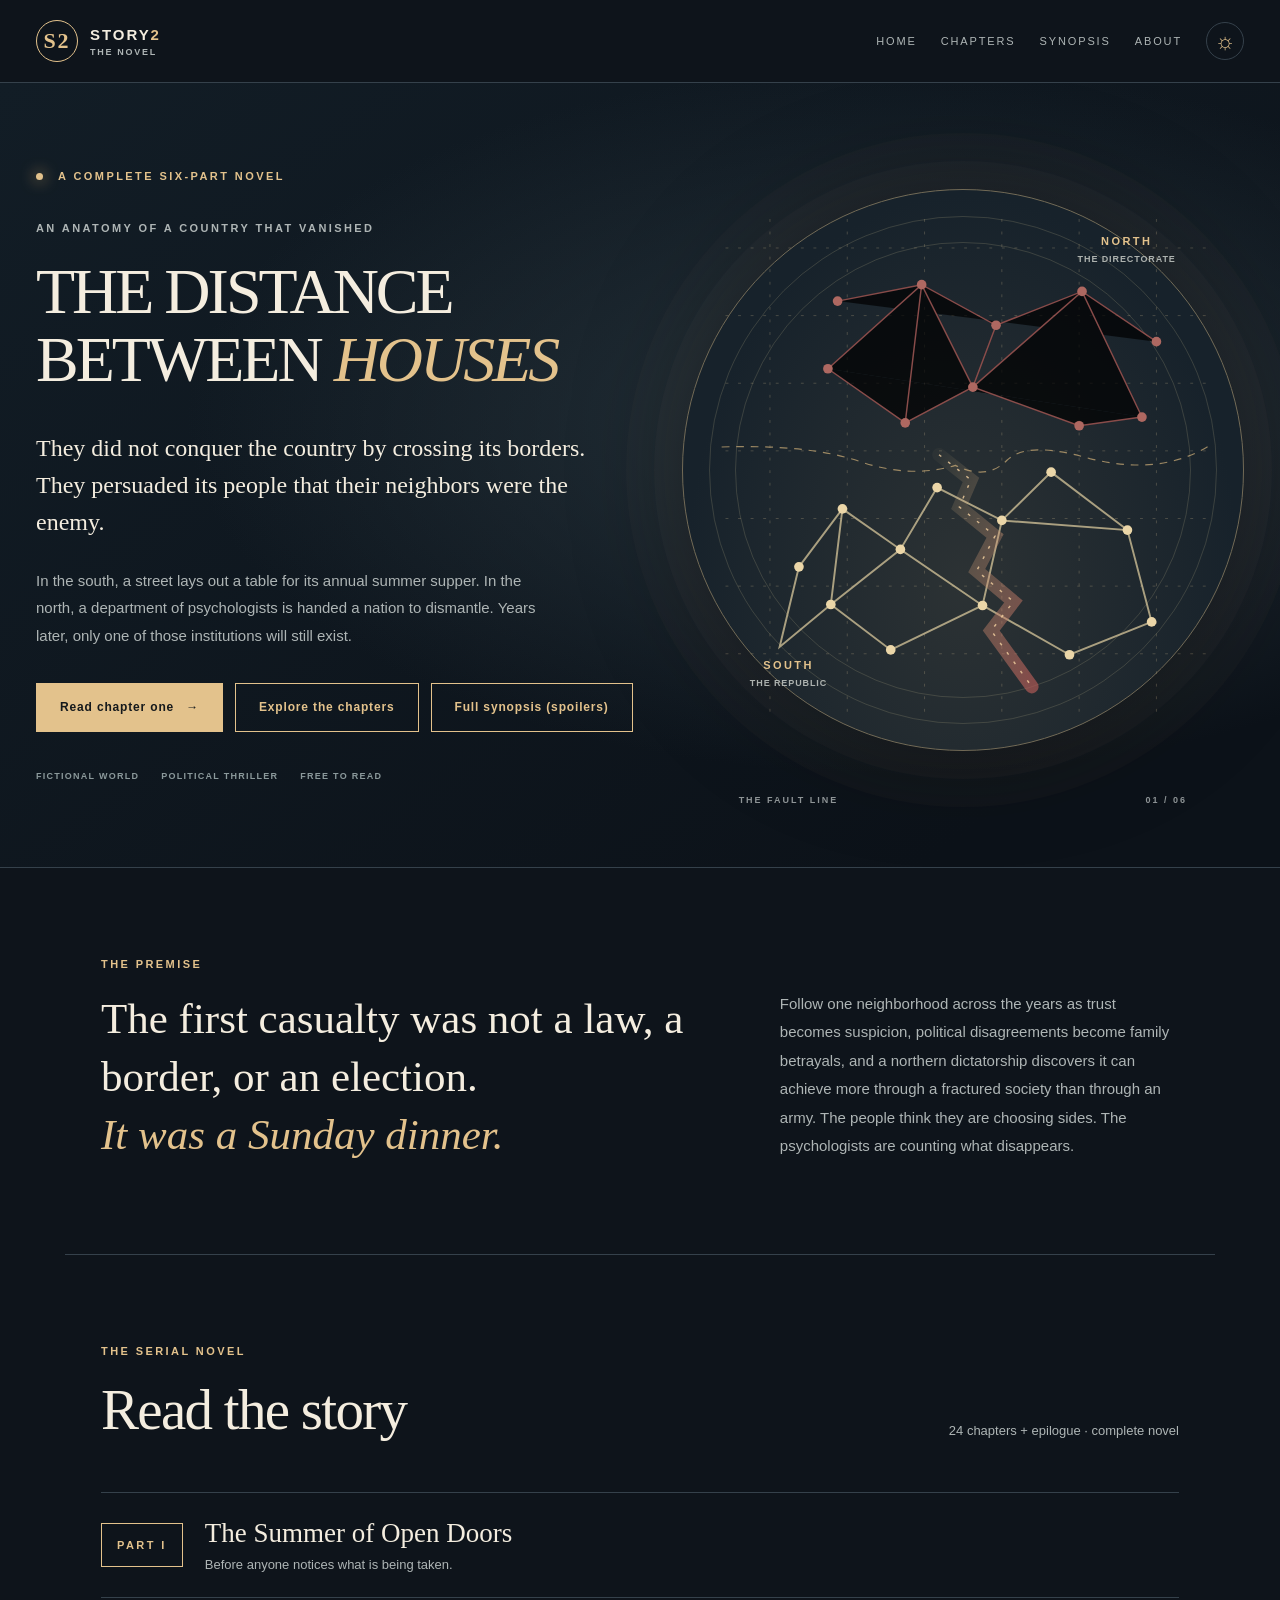
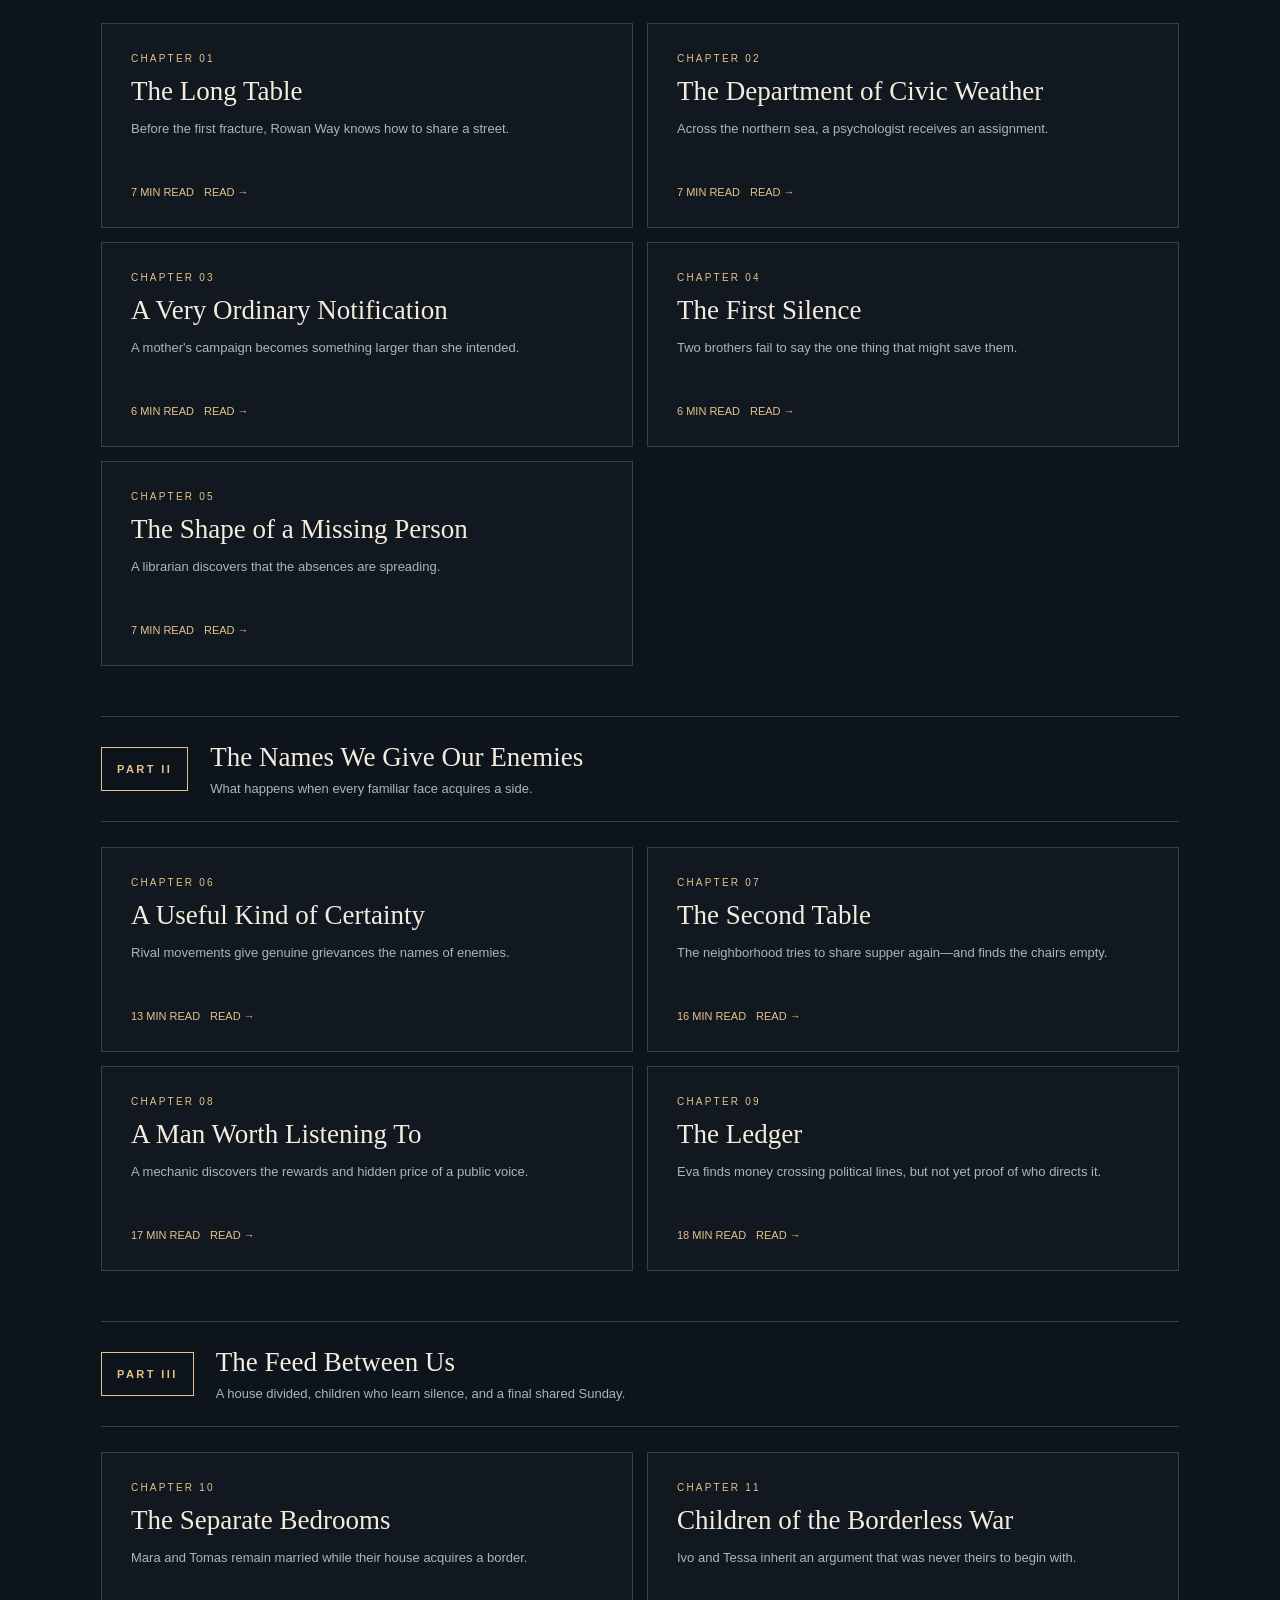
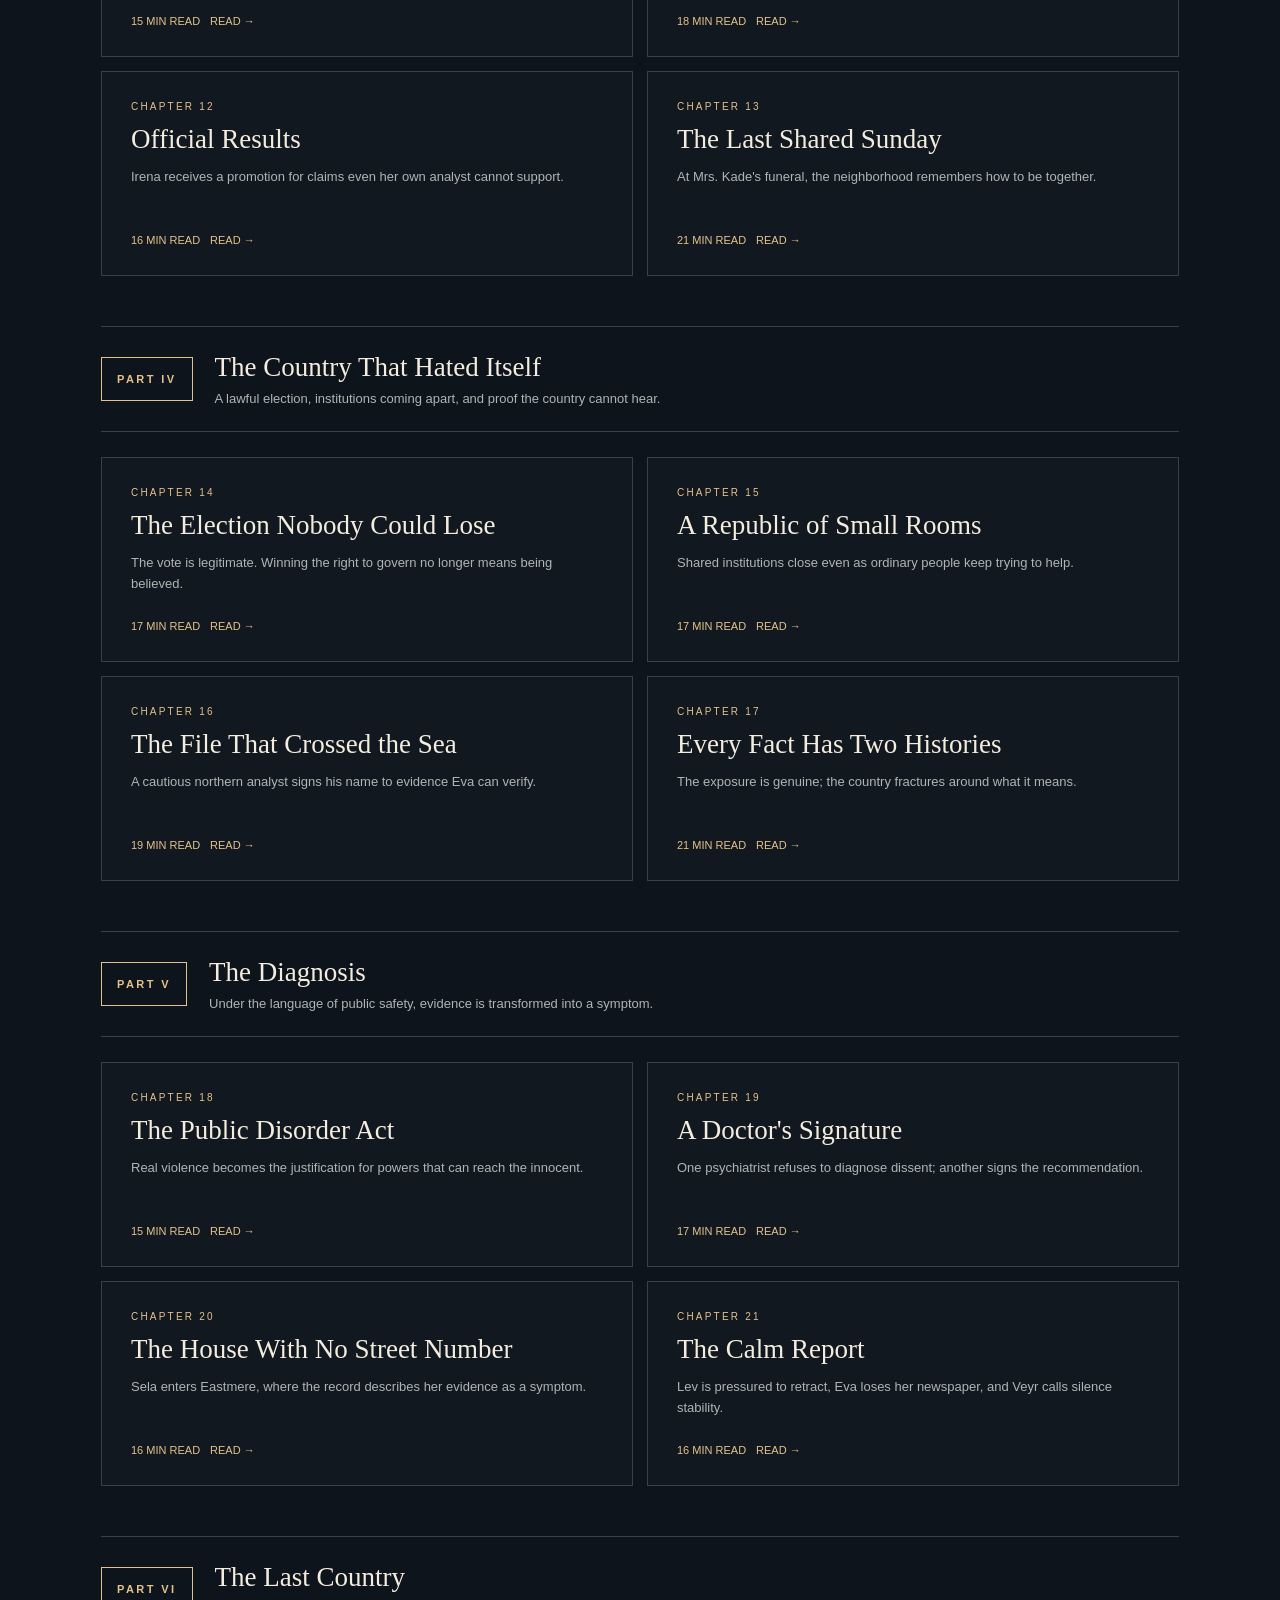
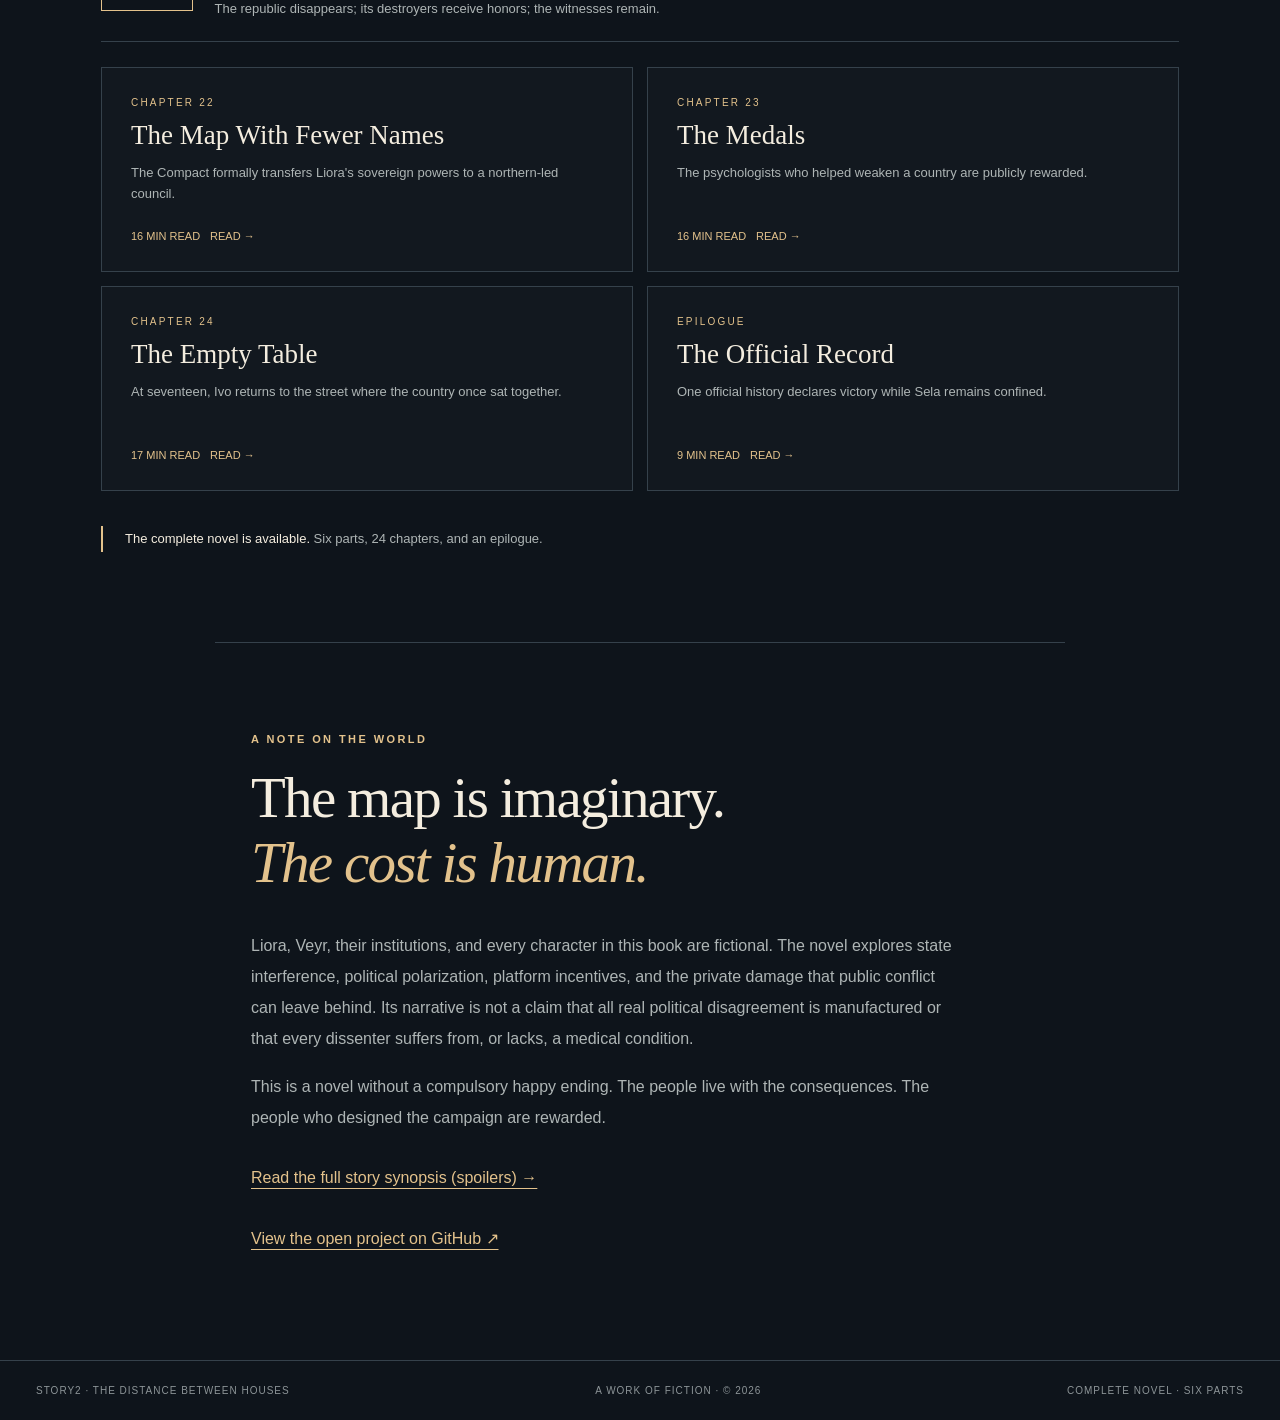
<file: index.html>
<!doctype html>
<html lang="en">
<head>
  <meta charset="utf-8">
  <meta name="viewport" content="width=device-width, initial-scale=1">
  <meta name="color-scheme" content="dark light">
  <meta name="theme-color" content="#121820">
  <meta name="description" content="A serialized political thriller about the country that vanished without an invasion. Read The Distance Between Houses free online.">
  <meta property="og:title" content="The Distance Between Houses — Story2">
  <meta property="og:description" content="They did not conquer the country by crossing its borders. They persuaded its people that their neighbors were the enemy.">
  <title>The Distance Between Houses — Story2</title>
  <link rel="stylesheet" href="style.css">
  <script src="app.js" defer></script>
</head>
<body data-theme="dark" data-size="1">
  <div id="scroll-progress" aria-hidden="true"></div>
  <header class="site-header">
    <a class="brand" href="#home" aria-label="Story2 home"><span class="brand-mark">S<span class="brand-two">2</span></span><span>STORY<span class="brand-two">2</span><small>THE NOVEL</small></span></a>
    <nav aria-label="Main navigation">
      <a href="#home">Home</a>
      <a href="#chapters">Chapters</a>
      <a href="synopsis.html">Synopsis</a>
      <a href="#about">About</a>
      <button id="theme-toggle" class="icon-button" type="button" aria-label="Toggle light and dark theme">☼</button>
    </nav>
  </header>

  <main>
    <div id="home-view">
      <section class="cover" aria-labelledby="book-title">
        <div class="cover-grain" aria-hidden="true"></div>
        <div class="cover-grid">
          <div class="cover-copy">
            <p class="eyebrow"><span class="signal-dot"></span> A COMPLETE SIX-PART NOVEL</p>
            <p class="overline">AN ANATOMY OF A COUNTRY THAT VANISHED</p>
            <h1 id="book-title">THE DISTANCE<br>BETWEEN <em>HOUSES</em></h1>
            <p class="hook">They did not conquer the country by crossing its borders.<br>They persuaded its people that their neighbors were the enemy.</p>
            <p class="cover-description">In the south, a street lays out a table for its annual summer supper. In the north, a department of psychologists is handed a nation to dismantle. Years later, only one of those institutions will still exist.</p>
            <div class="cover-actions">
              <button id="start-reading" class="button primary" type="button">Read chapter one <span aria-hidden="true">→</span></button>
              <a class="button outline" href="#chapters">Explore the chapters</a>
              <a class="button outline" href="synopsis.html" aria-label="Read the complete synopsis, contains major spoilers">Full synopsis (spoilers)</a>
            </div>
            <div class="cover-meta"><span>FICTIONAL WORLD</span><span>POLITICAL THRILLER</span><span>FREE TO READ</span></div>
          </div>
          <div class="cover-art" aria-label="Abstract illustration of two neighborhoods separated by a growing fracture" role="img">
            <div class="map-type north-type">NORTH <small>THE DIRECTORATE</small></div>
            <div class="map-type south-type">SOUTH <small>THE REPUBLIC</small></div>
            <svg viewBox="0 0 560 580" preserveAspectRatio="xMidYMid meet" aria-hidden="true">
              <defs>
                <linearGradient id="break" x1="0" x2="1" y1="0" y2="1"><stop offset="0" stop-color="#e0c68d" stop-opacity=".05"/><stop offset="1" stop-color="#b25a56" stop-opacity=".85"/></linearGradient>
              </defs>
              <g opacity=".26" stroke="#d3bd92" stroke-width="1"><path d="M34 60H531M34 130H531M34 200H531M34 270H531M34 340H531M34 410H531M34 480H531M80 30V550M160 30V550M240 30V550M320 30V550M400 30V550M480 30V550" stroke-dasharray="3 10"/></g>
              <g fill="none" stroke="#dac99d" stroke-width="2" opacity=".74"><path d="M110 390L155 330L215 372L253 308L320 342L371 292L450 352"/><path d="M155 330L143 429L215 372L300 430L320 342L450 352L475 447"/><path d="M143 429L205 476L300 430L390 481L475 447"/><path d="M110 390L90 473L143 429"/></g>
              <g fill="#ebd6a8"><circle cx="110" cy="390" r="5"/><circle cx="155" cy="330" r="5"/><circle cx="215" cy="372" r="5"/><circle cx="253" cy="308" r="5"/><circle cx="320" cy="342" r="5"/><circle cx="371" cy="292" r="5"/><circle cx="450" cy="352" r="5"/><circle cx="143" cy="429" r="5"/><circle cx="205" cy="476" r="5"/><circle cx="300" cy="430" r="5"/><circle cx="390" cy="481" r="5"/><circle cx="475" cy="447" r="5"/></g>
              <g stroke="#b75c56" stroke-width="1.5" opacity=".7"><path d="M150 115L237 98L314 140L403 105L480 157"/><path d="M140 185L237 98L290 204L403 105L465 235"/><path d="M140 185L220 241L290 204L400 244L465 235"/><path d="M220 241L237 98M290 204L314 140"/></g>
              <g fill="#ae6861"><circle cx="150" cy="115" r="5"/><circle cx="237" cy="98" r="5"/><circle cx="314" cy="140" r="5"/><circle cx="403" cy="105" r="5"/><circle cx="480" cy="157" r="5"/><circle cx="140" cy="185" r="5"/><circle cx="290" cy="204" r="5"/><circle cx="465" cy="235" r="5"/><circle cx="220" cy="241" r="5"/><circle cx="400" cy="244" r="5"/></g>
              <path d="M30 266Q120 263 173 281T272 285Q304 301 325 280T411 278Q484 296 534 265" stroke="#f0c886" stroke-width="1.2" opacity=".6" stroke-dasharray="8 7" fill="none"/>
              <path d="M255 274L288 300L276 328L313 358L294 394L332 426L309 456L351 514" stroke="url(#break)" stroke-width="14" fill="none" stroke-linecap="round" opacity=".8"/>
              <path d="M255 274L288 300L276 328L313 358L294 394L332 426L309 456L351 514" stroke="#f5d3a1" stroke-width="1.5" fill="none" stroke-dasharray="3 9" opacity=".8"/>
            </svg>
            <div class="map-footer"><span>THE FAULT LINE</span><span>01 / 06</span></div>
          </div>
        </div>
      </section>

      <section class="section intro-band">
        <p class="section-label">THE PREMISE</p>
        <div class="intro-band-grid"><p class="big-quote">The first casualty was not a law, a border, or an election.<br><em>It was a Sunday dinner.</em></p>
        <p>Follow one neighborhood across the years as trust becomes suspicion, political disagreements become family betrayals, and a northern dictatorship discovers it can achieve more through a fractured society than through an army. The people think they are choosing sides. The psychologists are counting what disappears.</p></div>
      </section>

      <section class="section chapters-section" id="chapters" aria-labelledby="chapters-title">
        <div class="section-heading"><div><p class="section-label">THE SERIAL NOVEL</p><h2 id="chapters-title">Read the story</h2></div><p class="muted">24 chapters + epilogue · complete novel</p></div>
        <div id="chapter-cards" class="chapter-sections" aria-live="polite"></div>
        <p class="forthcoming"><strong>The complete novel is available.</strong> Six parts, 24 chapters, and an epilogue.</p>
      </section>

      <section class="section about-section" id="about">
        <p class="section-label">A NOTE ON THE WORLD</p>
        <h2>The map is imaginary.<br><em>The cost is human.</em></h2>
        <p>Liora, Veyr, their institutions, and every character in this book are fictional. The novel explores state interference, political polarization, platform incentives, and the private damage that public conflict can leave behind. Its narrative is not a claim that all real political disagreement is manufactured or that every dissenter suffers from, or lacks, a medical condition.</p>
        <p>This is a novel without a compulsory happy ending. The people live with the consequences. The people who designed the campaign are rewarded.</p>
        <a href="synopsis.html" class="text-link">Read the full story synopsis (spoilers) →</a>
        <p><a href="https://github.com/anttiluode/Story2" rel="noopener noreferrer" target="_blank" class="text-link">View the open project on GitHub ↗</a></p>
      </section>
    </div>

    <section id="reader-view" class="reader-view" hidden>
      <aside class="reader-sidebar"><p class="section-label">THE DISTANCE BETWEEN HOUSES</p><div id="reader-toc" class="reader-toc"></div><a href="#home" class="sidebar-return">← Back to the beginning</a></aside>
      <div class="reading-column">
        <div class="reader-toolbar"><a href="#home" class="reader-back">← All chapters</a><div class="reader-tools"><span class="reading-label">TEXT SIZE</span><button type="button" id="font-smaller" class="tool-btn" aria-label="Decrease text size">A−</button><button type="button" id="font-larger" class="tool-btn" aria-label="Increase text size">A+</button></div></div>
        <p id="chapter-kicker" class="section-label"></p>
        <h1 id="chapter-title" class="reader-title"></h1>
        <p id="chapter-byline" class="reader-byline"></p>
        <div class="reader-rule" aria-hidden="true">✦</div>
        <div id="chapter-body" class="prose" aria-live="polite"></div>
        <section class="listen-panel" aria-labelledby="listen-title"><p class="section-label">AUDIOBOOK</p><h2 id="listen-title">Listen to this chapter</h2><p id="audio-status" class="muted">Checking for a published narration…</p><audio id="chapter-audio" controls preload="none" hidden></audio></section>
        <div class="chapter-end"><span>✦</span><p>End of chapter</p></div>
        <div class="reader-navigation"><button type="button" id="previous-chapter" class="button outline">← Previous</button><button type="button" id="next-chapter" class="button primary">Next chapter →</button></div>
      </div>
    </section>
  </main>
  <footer class="site-footer"><span>STORY2 · THE DISTANCE BETWEEN HOUSES</span><span>A WORK OF FICTION · © 2026</span><span id="footer-progress">COMPLETE NOVEL · SIX PARTS</span></footer>
</body>
</html>
</file>
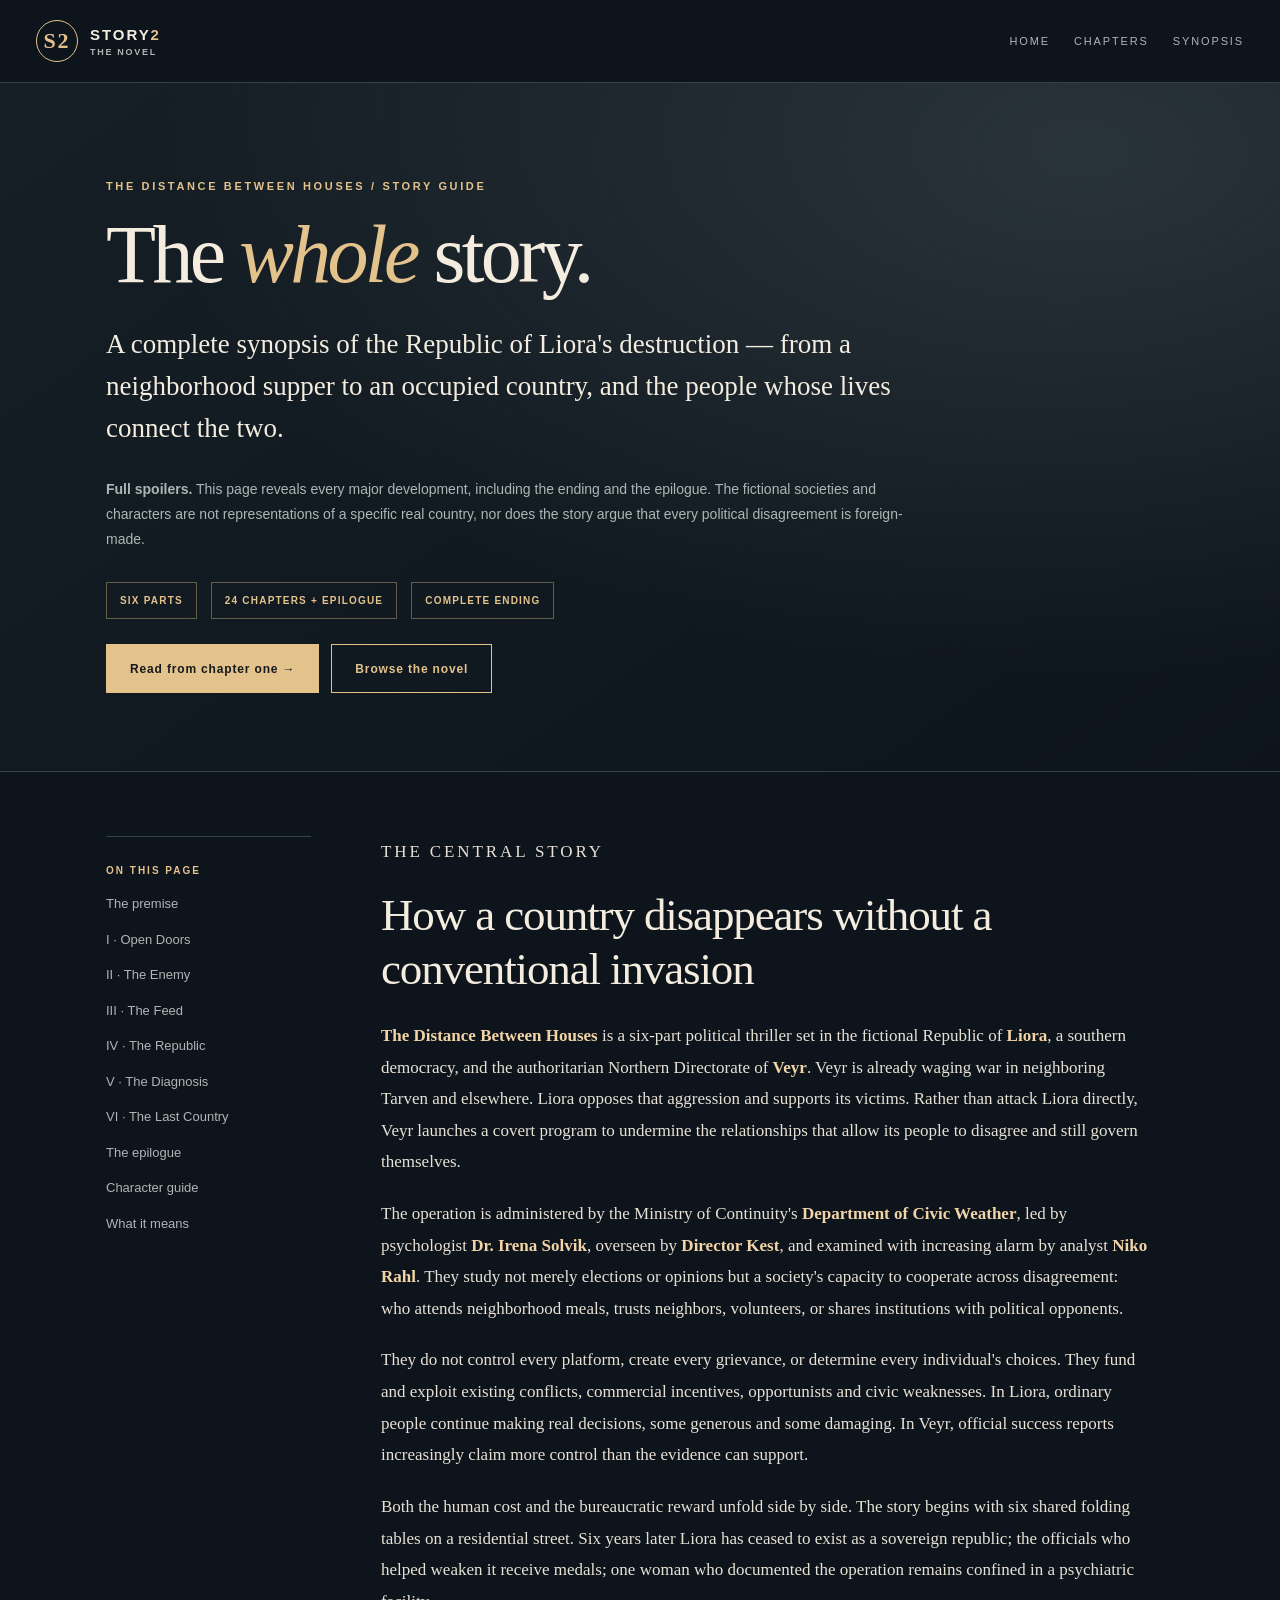
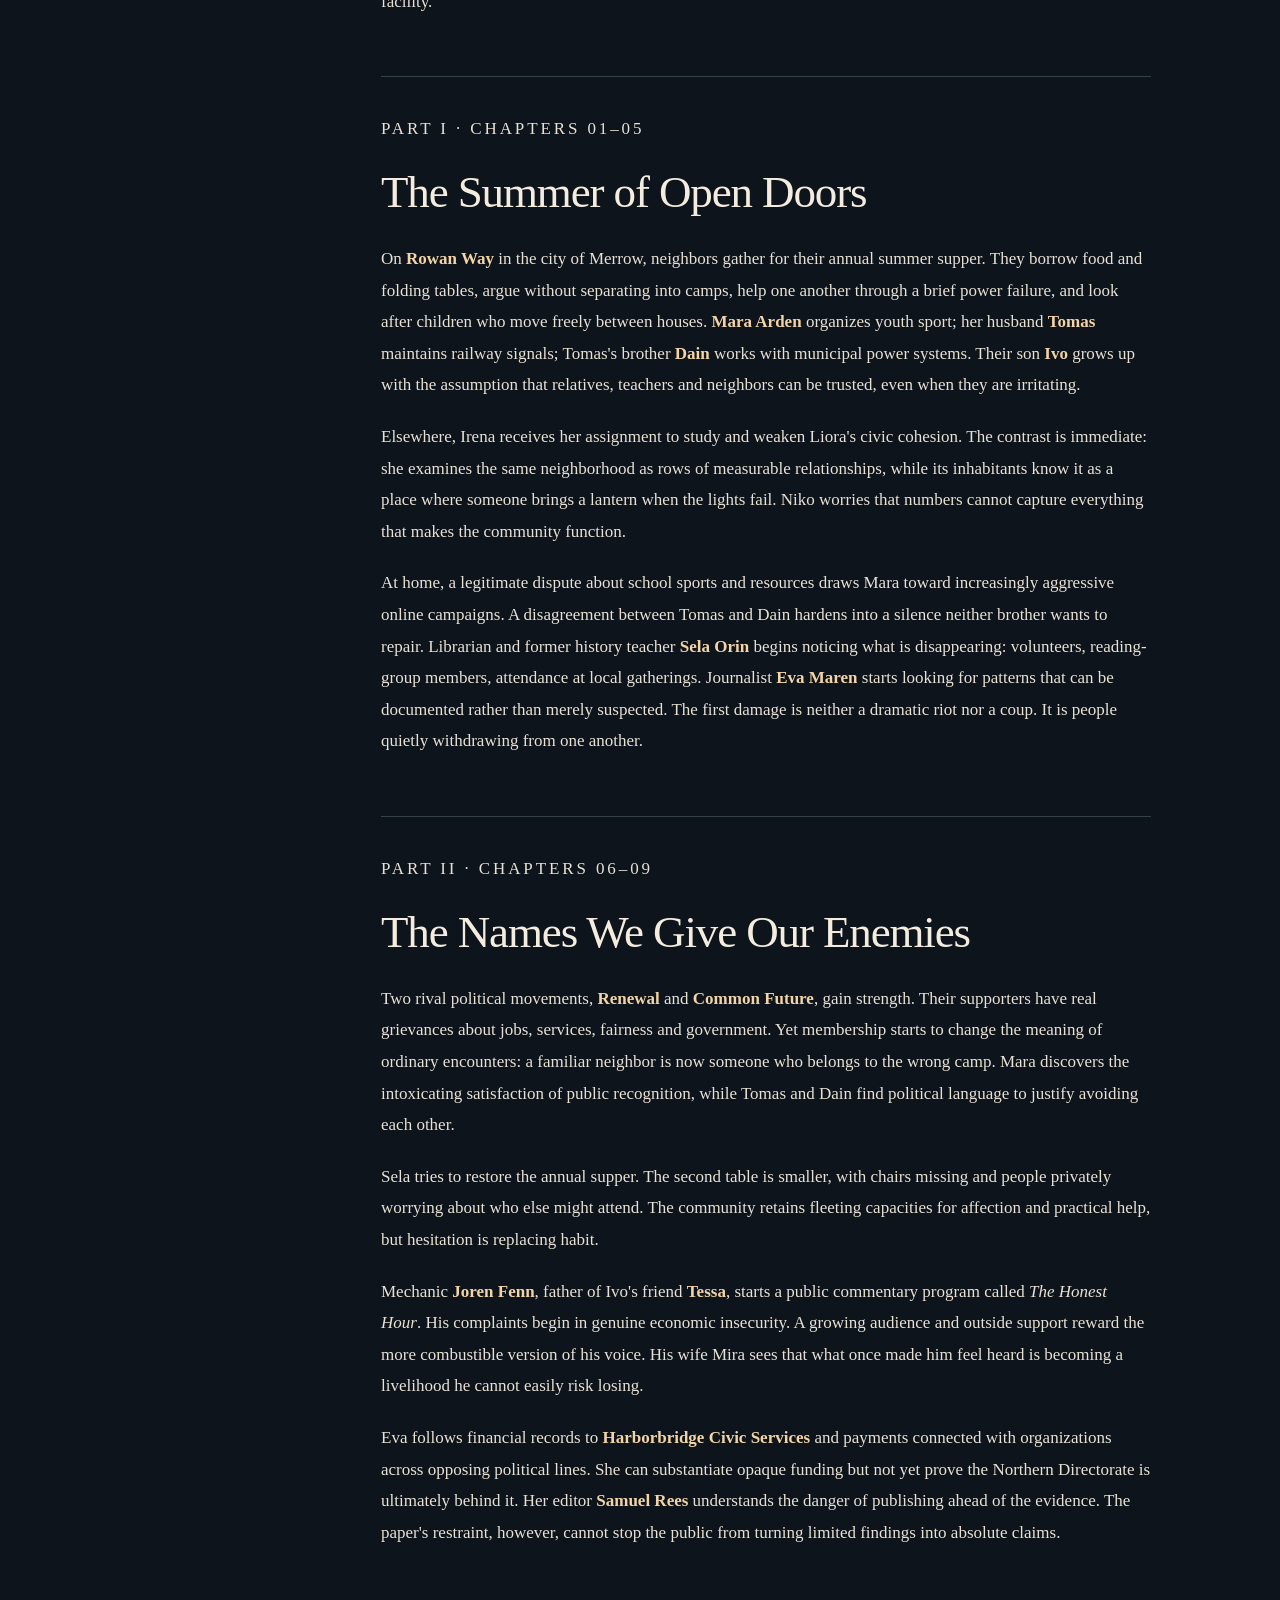
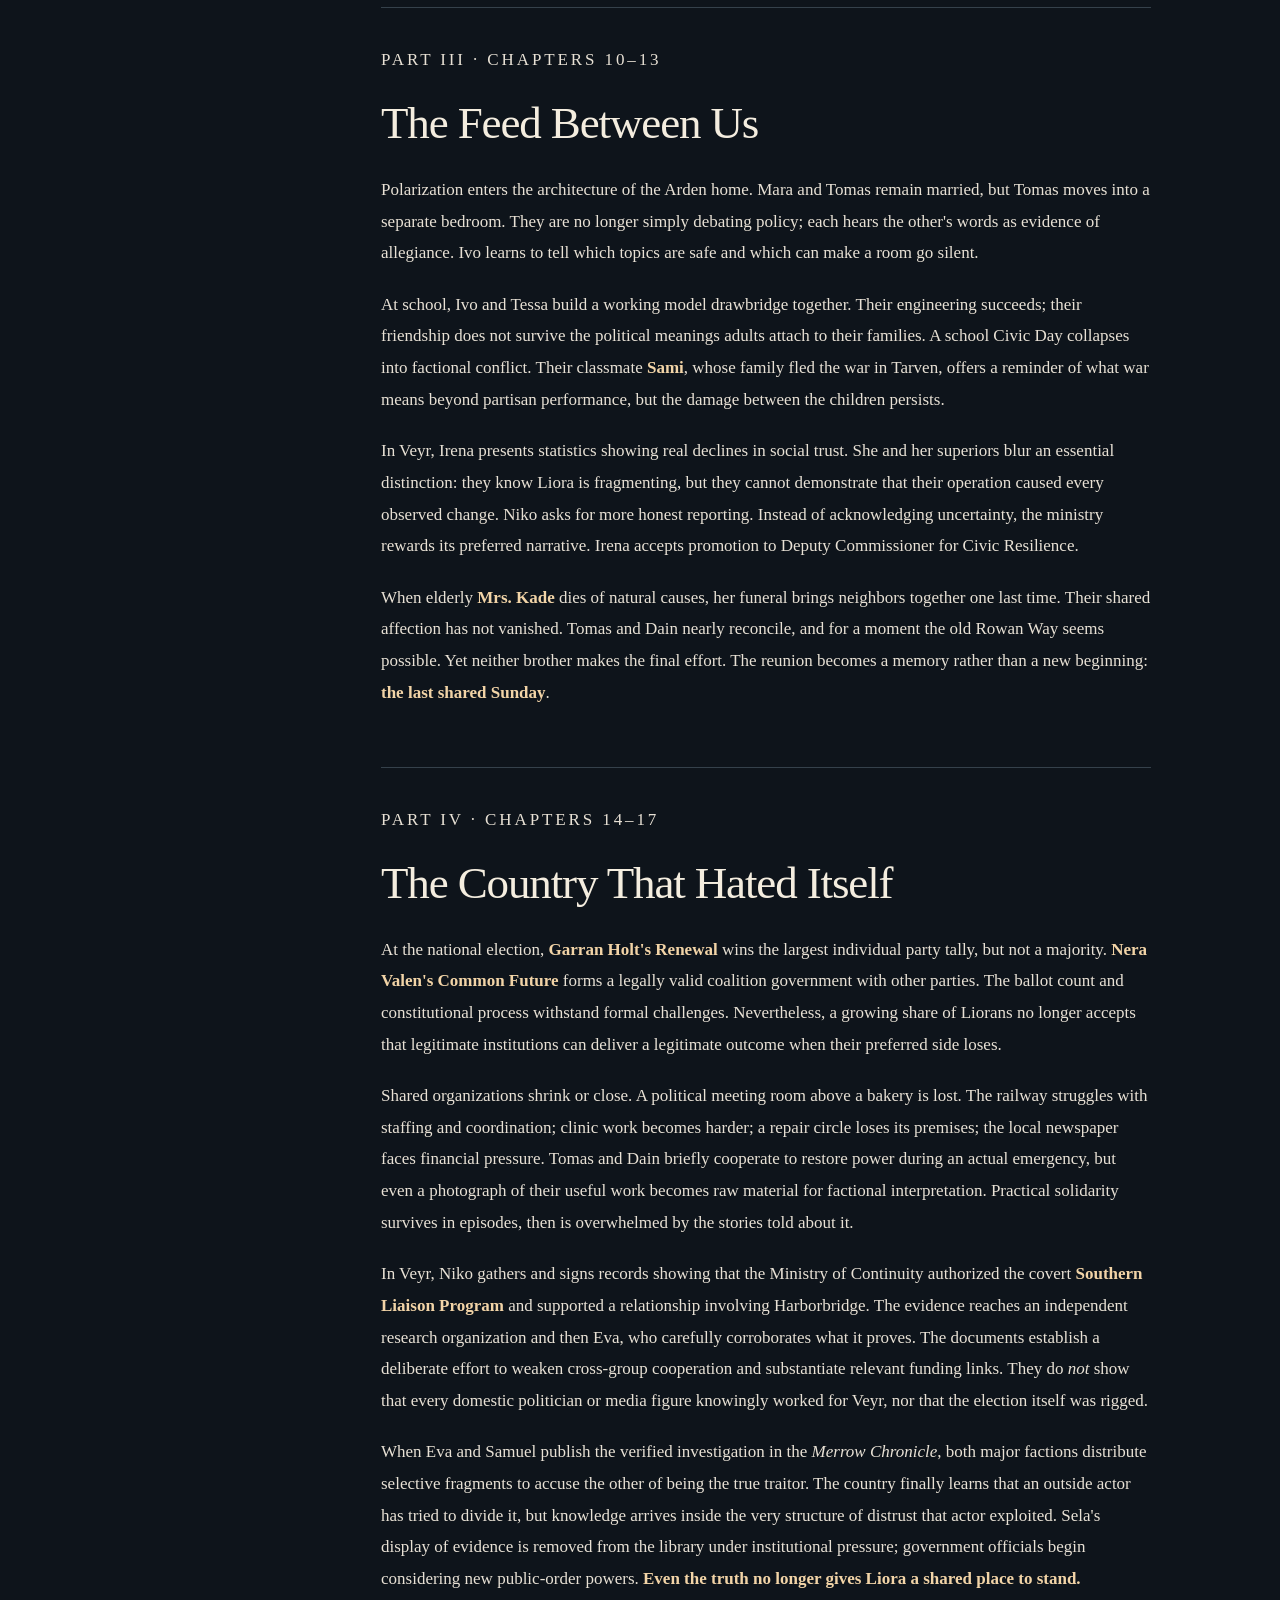
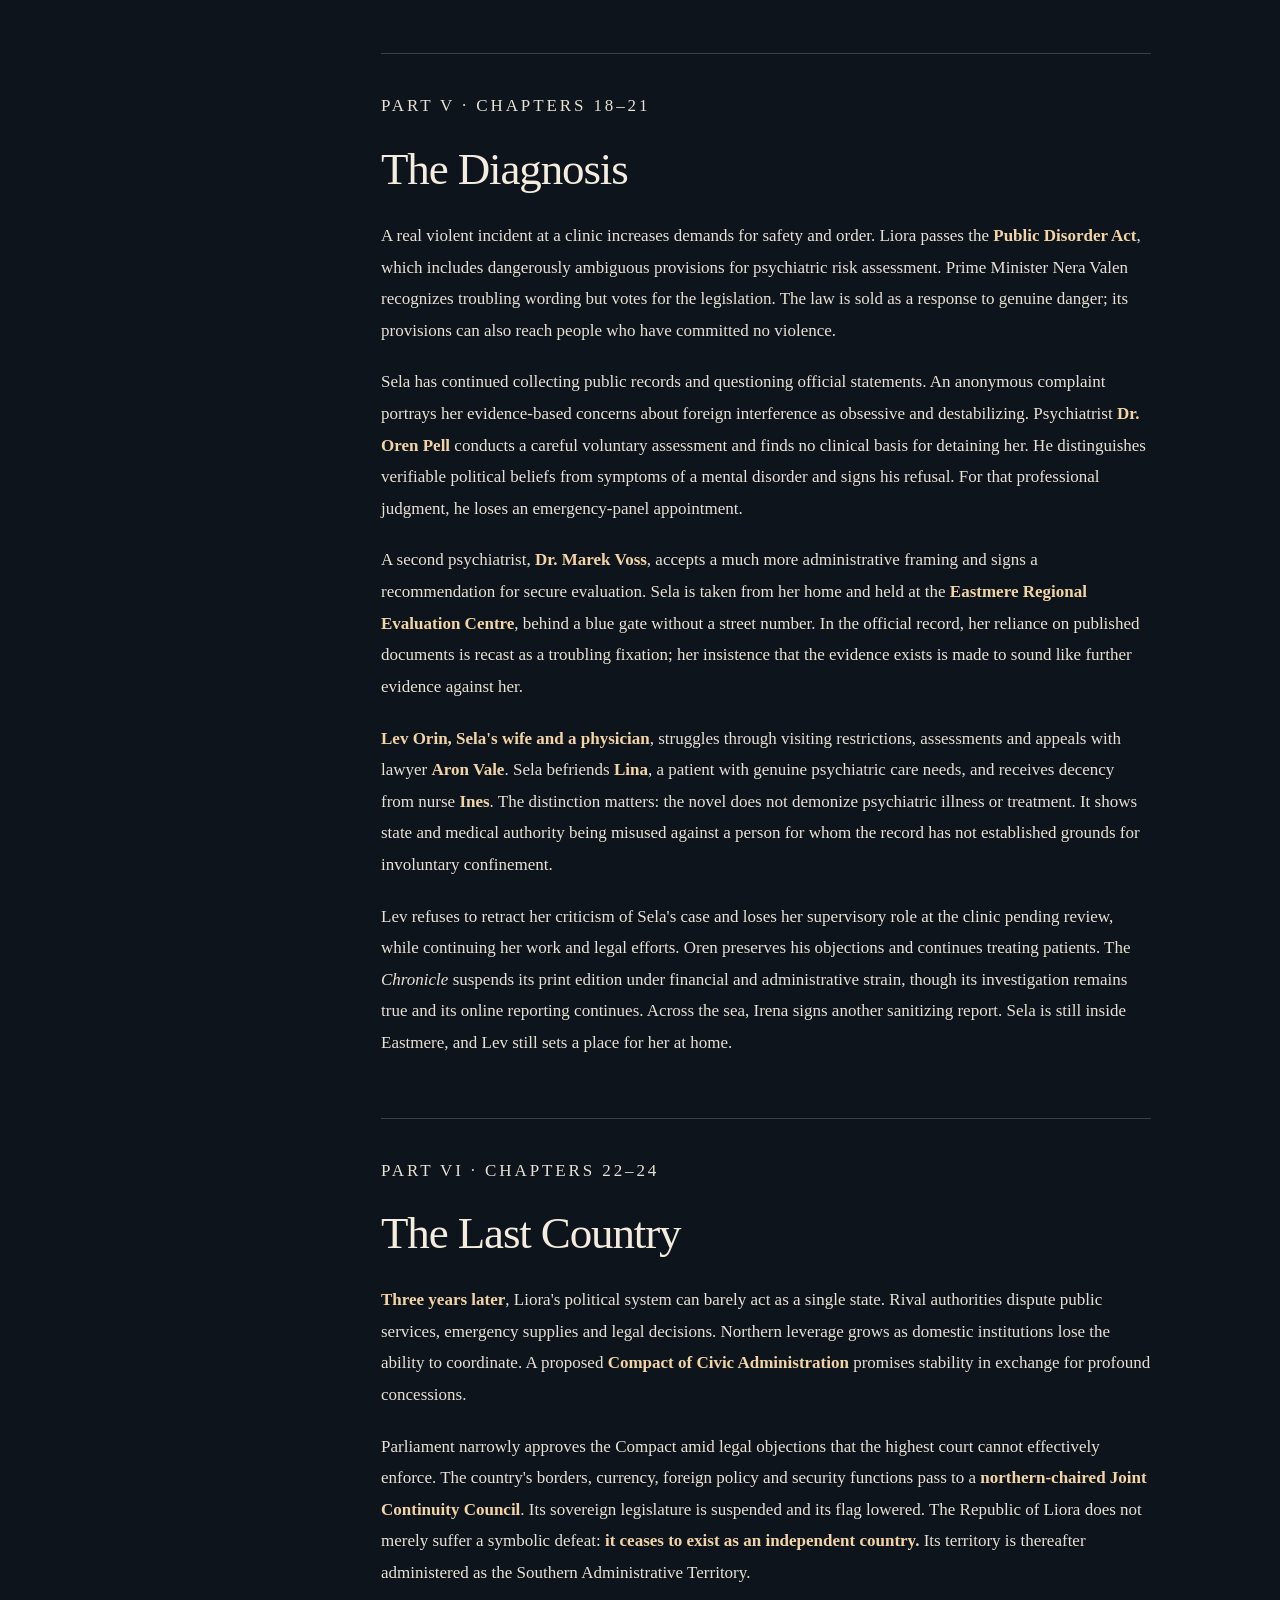
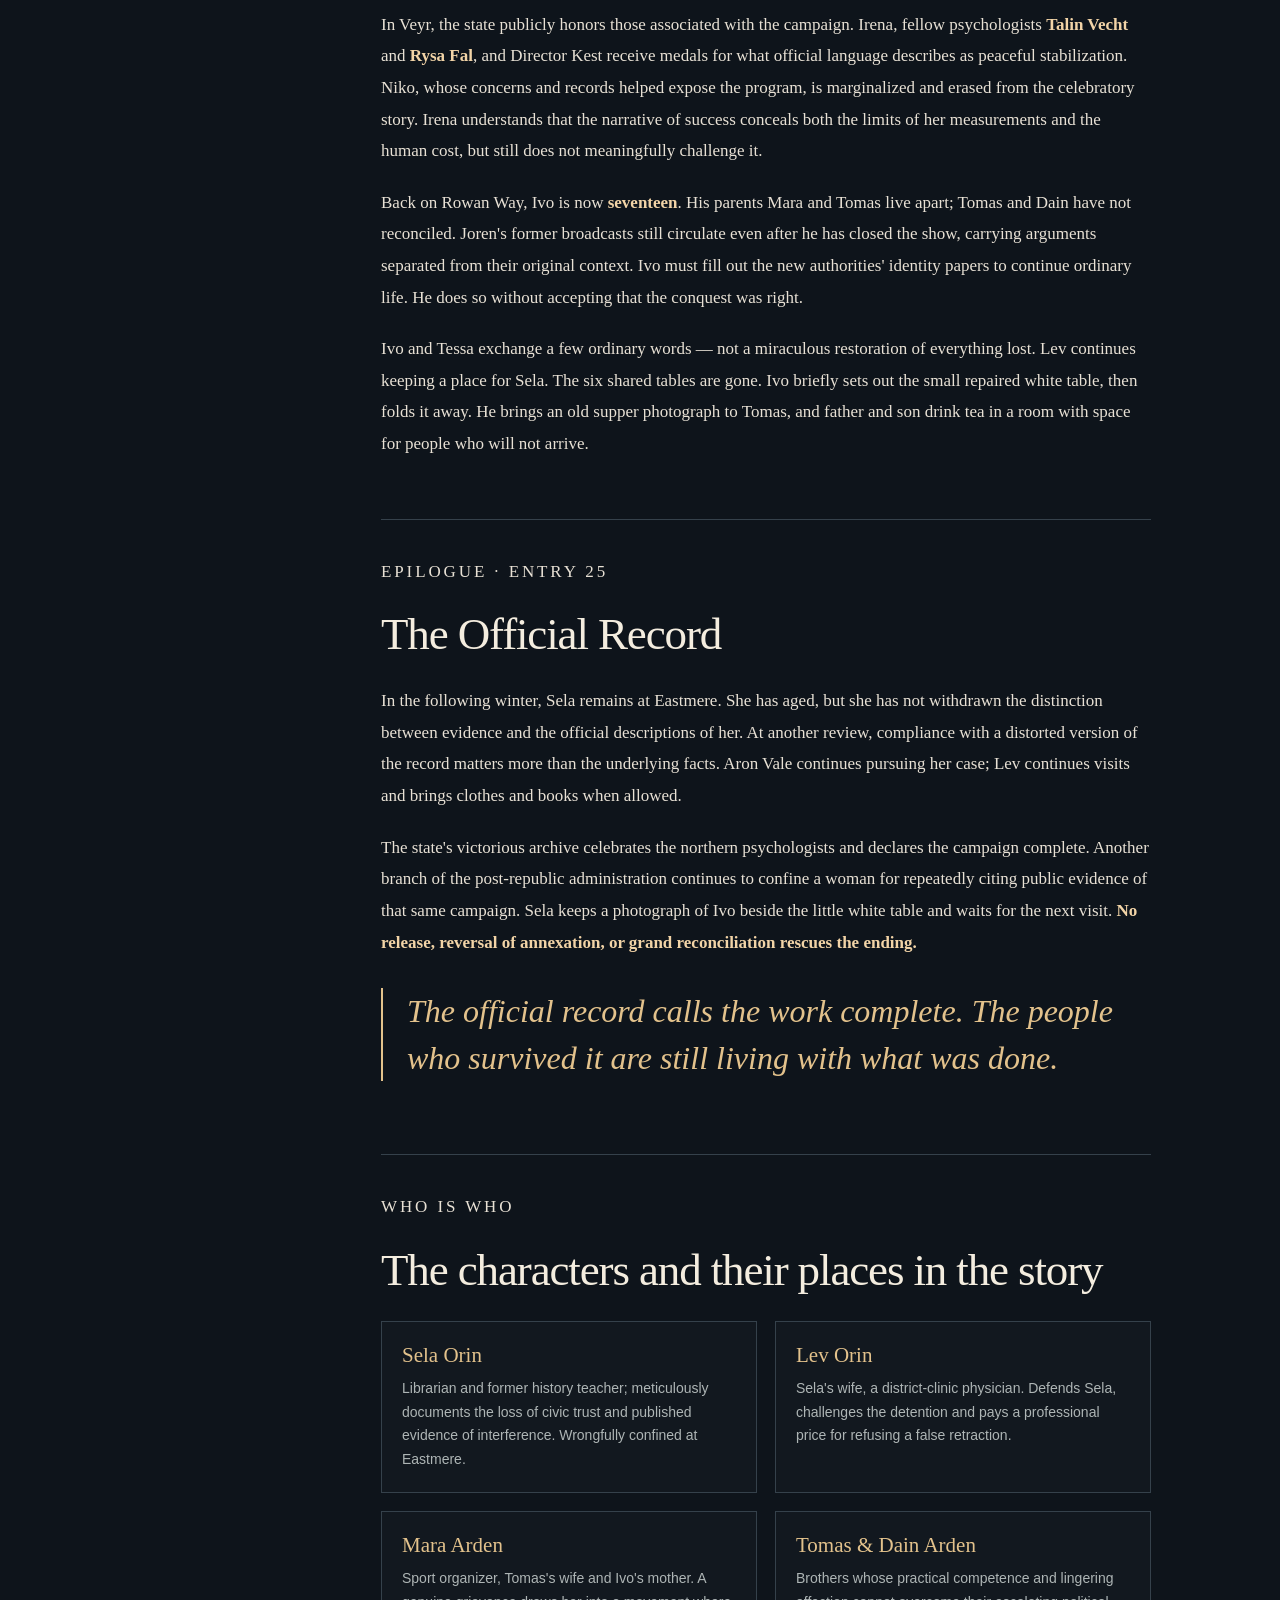
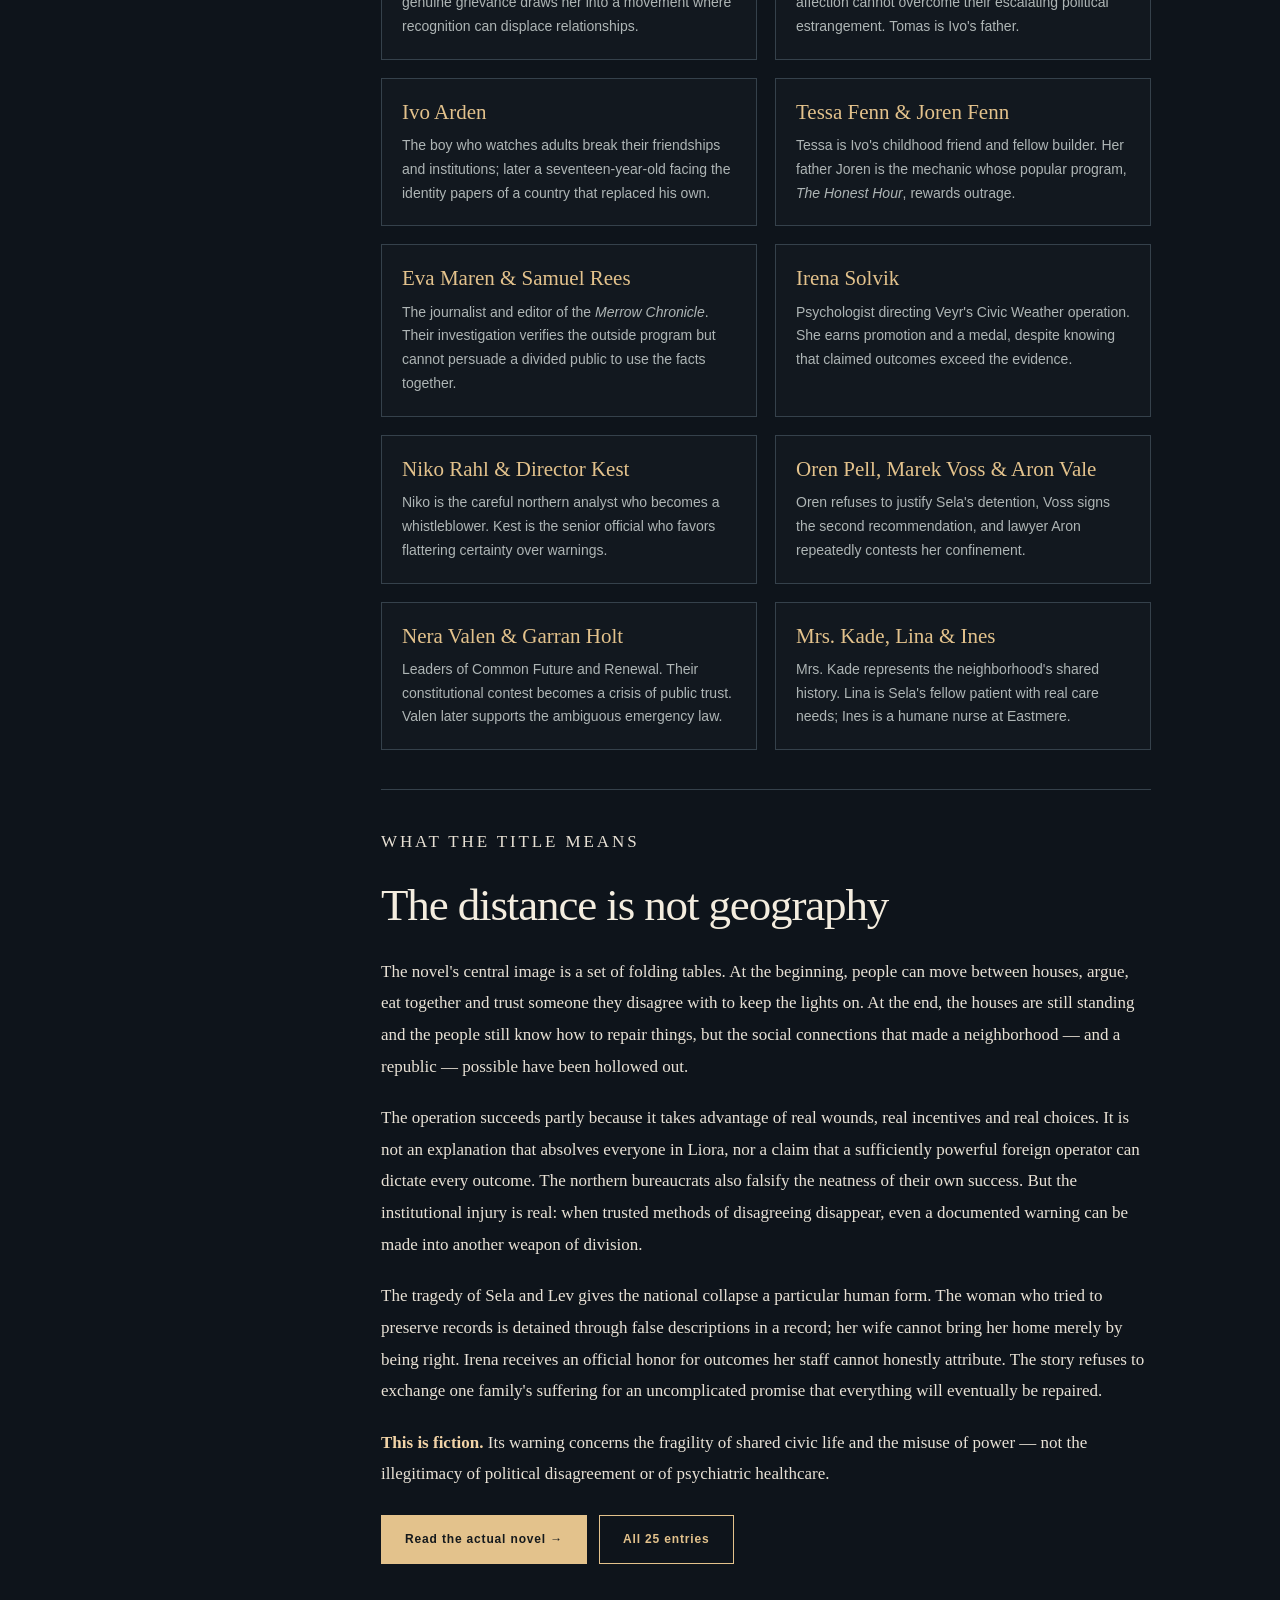
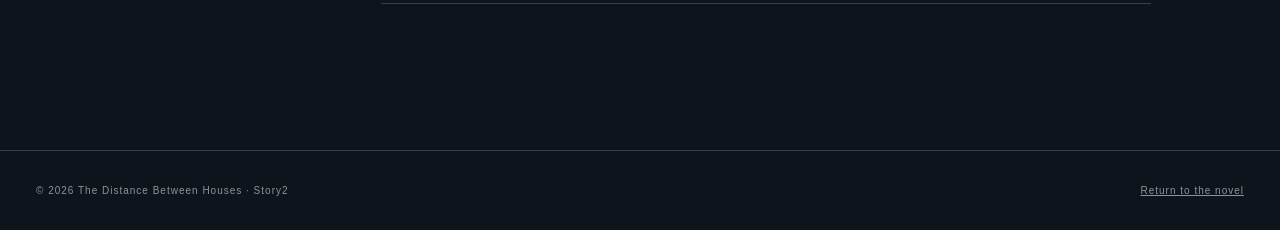
<file: synopsis.html>
<!doctype html>
<html lang="en">
<head>
  <meta charset="utf-8">
  <meta name="viewport" content="width=device-width, initial-scale=1">
  <meta name="color-scheme" content="dark">
  <meta name="theme-color" content="#121820">
  <meta name="description" content="The complete, spoiler-filled synopsis and character guide to The Distance Between Houses, a six-part political thriller set in Liora and Veyr.">
  <meta property="og:title" content="Full Synopsis — The Distance Between Houses">
  <meta property="og:description" content="A country loses its ability to agree on what happened — and then loses its sovereignty. The complete story, characters and ending.">
  <title>Full Synopsis — The Distance Between Houses</title>
  <link rel="stylesheet" href="style.css">
  <style>
    .syn-hero{background:radial-gradient(ellipse at 85% 10%,#354146aa,transparent 60%),linear-gradient(145deg,#161f26,#0d141b);border-bottom:1px solid var(--line)}
    .syn-hero-inner{max-width:1140px;margin:auto;padding:86px 36px 78px}
    .syn-eyebrow{color:var(--gold);font-size:11px;letter-spacing:.24em;font-weight:700}
    .syn-title{font:normal clamp(45px,7vw,82px)/1.04 Georgia,'Times New Roman',serif;letter-spacing:-.045em;max-width:850px;margin:20px 0}
    .syn-title em{font-weight:normal;color:var(--gold)}
    .syn-lead{font:clamp(19px,2.5vw,27px)/1.55 Georgia,'Times New Roman',serif;max-width:810px;color:var(--text)}
    .syn-disclaimer{max-width:820px;color:var(--muted);line-height:1.8;font-size:14px}
    .syn-meta{display:flex;flex-wrap:wrap;gap:14px;margin-top:30px;color:var(--gold);font:700 10px/1.5 var(--sans);letter-spacing:.12em;text-transform:uppercase}
    .syn-meta span{border:1px solid #625d4a;padding:10px 13px}
    .syn-layout{max-width:1140px;margin:0 auto;display:grid;grid-template-columns:205px minmax(0,1fr);gap:70px;padding:64px 36px 110px}
    .syn-toc{align-self:start;position:sticky;top:25px;border-top:1px solid var(--line);padding-top:18px}
    .syn-toc p{font-size:10px;letter-spacing:.2em;color:var(--gold);font-weight:700}
    .syn-toc a{display:block;color:var(--muted);text-decoration:none;font-size:13px;line-height:1.5;padding:8px 0}
    .syn-toc a:hover{color:var(--gold)}
    .syn-article{max-width:770px;min-width:0}
    .syn-section{scroll-margin-top:26px;padding-bottom:39px;margin-bottom:36px;border-bottom:1px solid var(--line)}
    .syn-kicker{color:var(--gold);font:700 11px/1.4 var(--sans);letter-spacing:.17em;text-transform:uppercase;margin:0 0 13px}
    .syn-article h2{font:normal clamp(30px,4vw,45px)/1.2 Georgia,'Times New Roman',serif;letter-spacing:-.025em;margin:0 0 24px;color:var(--text)}
    .syn-article h3{font:normal 23px/1.3 Georgia,'Times New Roman',serif;color:var(--gold);margin:30px 0 12px}
    .syn-article p{font:17px/1.86 Georgia,'Times New Roman',serif;color:#e8e1d5;margin:0 0 20px}
    .syn-article strong{color:#f2d4a7;font-weight:700}
    .syn-character-grid{display:grid;grid-template-columns:repeat(2,minmax(0,1fr));gap:18px}
    .syn-character{border:1px solid var(--line);padding:20px;background:#ffffff04}
    .syn-character h3{font-size:21px;margin:0 0 8px;color:var(--gold)}
    .syn-character p{font:14px/1.7 var(--sans);color:var(--muted);margin:0}
    .syn-quote{font:italic clamp(23px,3vw,32px)/1.45 Georgia,serif;color:var(--gold);margin:30px 0 34px;padding-left:24px;border-left:2px solid var(--gold)}
    .syn-actions{display:flex;flex-wrap:wrap;gap:12px;margin-top:25px}
    @media(max-width:800px){.syn-layout{display:block;padding:34px 20px 70px}.syn-toc{position:static;margin-bottom:47px;display:grid;grid-template-columns:repeat(2,minmax(0,1fr));gap:0 14px}.syn-toc p{grid-column:1/-1}.syn-hero-inner{padding:65px 20px 52px}.syn-character-grid{grid-template-columns:1fr}.syn-article p{font-size:16px}.site-header{padding:18px 20px}}
    @media(max-width:500px){.site-header nav{gap:13px}.site-header nav a{letter-spacing:.06em;font-size:10px}.syn-toc{display:block}}
  </style>
</head>
<body data-theme="dark" data-size="1">
  <header class="site-header">
    <a class="brand" href="./#home" aria-label="Story2 home"><span class="brand-mark">S<span class="brand-two">2</span></span><span>STORY<span class="brand-two">2</span><small>THE NOVEL</small></span></a>
    <nav aria-label="Main navigation">
      <a href="./#home">Home</a>
      <a href="./#chapters">Chapters</a>
      <a href="synopsis.html" aria-current="page">Synopsis</a>
    </nav>
  </header>

  <main>
    <header class="syn-hero">
      <div class="syn-hero-inner">
        <p class="syn-eyebrow">THE DISTANCE BETWEEN HOUSES / STORY GUIDE</p>
        <h1 class="syn-title">The <em>whole</em> story.</h1>
        <p class="syn-lead">A complete synopsis of the Republic of Liora's destruction — from a neighborhood supper to an occupied country, and the people whose lives connect the two.</p>
        <p class="syn-disclaimer"><strong>Full spoilers.</strong> This page reveals every major development, including the ending and the epilogue. The fictional societies and characters are not representations of a specific real country, nor does the story argue that every political disagreement is foreign-made.</p>
        <div class="syn-meta"><span>Six parts</span><span>24 chapters + epilogue</span><span>Complete ending</span></div>
        <div class="syn-actions"><a class="button primary" href="./#chapter-01">Read from chapter one →</a><a class="button outline" href="./#chapters">Browse the novel</a></div>
      </div>
    </header>

    <div class="syn-layout">
      <nav class="syn-toc" aria-label="Synopsis sections">
        <p>ON THIS PAGE</p>
        <a href="#premise">The premise</a>
        <a href="#part-one">I · Open Doors</a>
        <a href="#part-two">II · The Enemy</a>
        <a href="#part-three">III · The Feed</a>
        <a href="#part-four">IV · The Republic</a>
        <a href="#part-five">V · The Diagnosis</a>
        <a href="#part-six">VI · The Last Country</a>
        <a href="#epilogue">The epilogue</a>
        <a href="#characters">Character guide</a>
        <a href="#meaning">What it means</a>
      </nav>

      <article class="syn-article">
        <section class="syn-section" id="premise">
          <p class="syn-kicker">THE CENTRAL STORY</p>
          <h2>How a country disappears without a conventional invasion</h2>
          <p><strong>The Distance Between Houses</strong> is a six-part political thriller set in the fictional Republic of <strong>Liora</strong>, a southern democracy, and the authoritarian Northern Directorate of <strong>Veyr</strong>. Veyr is already waging war in neighboring Tarven and elsewhere. Liora opposes that aggression and supports its victims. Rather than attack Liora directly, Veyr launches a covert program to undermine the relationships that allow its people to disagree and still govern themselves.</p>
          <p>The operation is administered by the Ministry of Continuity's <strong>Department of Civic Weather</strong>, led by psychologist <strong>Dr. Irena Solvik</strong>, overseen by <strong>Director Kest</strong>, and examined with increasing alarm by analyst <strong>Niko Rahl</strong>. They study not merely elections or opinions but a society's capacity to cooperate across disagreement: who attends neighborhood meals, trusts neighbors, volunteers, or shares institutions with political opponents.</p>
          <p>They do not control every platform, create every grievance, or determine every individual's choices. They fund and exploit existing conflicts, commercial incentives, opportunists and civic weaknesses. In Liora, ordinary people continue making real decisions, some generous and some damaging. In Veyr, official success reports increasingly claim more control than the evidence can support.</p>
          <p>Both the human cost and the bureaucratic reward unfold side by side. The story begins with six shared folding tables on a residential street. Six years later Liora has ceased to exist as a sovereign republic; the officials who helped weaken it receive medals; one woman who documented the operation remains confined in a psychiatric facility.</p>
        </section>

        <section class="syn-section" id="part-one">
          <p class="syn-kicker">PART I · CHAPTERS 01–05</p>
          <h2>The Summer of Open Doors</h2>
          <p>On <strong>Rowan Way</strong> in the city of Merrow, neighbors gather for their annual summer supper. They borrow food and folding tables, argue without separating into camps, help one another through a brief power failure, and look after children who move freely between houses. <strong>Mara Arden</strong> organizes youth sport; her husband <strong>Tomas</strong> maintains railway signals; Tomas's brother <strong>Dain</strong> works with municipal power systems. Their son <strong>Ivo</strong> grows up with the assumption that relatives, teachers and neighbors can be trusted, even when they are irritating.</p>
          <p>Elsewhere, Irena receives her assignment to study and weaken Liora's civic cohesion. The contrast is immediate: she examines the same neighborhood as rows of measurable relationships, while its inhabitants know it as a place where someone brings a lantern when the lights fail. Niko worries that numbers cannot capture everything that makes the community function.</p>
          <p>At home, a legitimate dispute about school sports and resources draws Mara toward increasingly aggressive online campaigns. A disagreement between Tomas and Dain hardens into a silence neither brother wants to repair. Librarian and former history teacher <strong>Sela Orin</strong> begins noticing what is disappearing: volunteers, reading-group members, attendance at local gatherings. Journalist <strong>Eva Maren</strong> starts looking for patterns that can be documented rather than merely suspected. The first damage is neither a dramatic riot nor a coup. It is people quietly withdrawing from one another.</p>
        </section>

        <section class="syn-section" id="part-two">
          <p class="syn-kicker">PART II · CHAPTERS 06–09</p>
          <h2>The Names We Give Our Enemies</h2>
          <p>Two rival political movements, <strong>Renewal</strong> and <strong>Common Future</strong>, gain strength. Their supporters have real grievances about jobs, services, fairness and government. Yet membership starts to change the meaning of ordinary encounters: a familiar neighbor is now someone who belongs to the wrong camp. Mara discovers the intoxicating satisfaction of public recognition, while Tomas and Dain find political language to justify avoiding each other.</p>
          <p>Sela tries to restore the annual supper. The second table is smaller, with chairs missing and people privately worrying about who else might attend. The community retains fleeting capacities for affection and practical help, but hesitation is replacing habit.</p>
          <p>Mechanic <strong>Joren Fenn</strong>, father of Ivo's friend <strong>Tessa</strong>, starts a public commentary program called <em>The Honest Hour</em>. His complaints begin in genuine economic insecurity. A growing audience and outside support reward the more combustible version of his voice. His wife Mira sees that what once made him feel heard is becoming a livelihood he cannot easily risk losing.</p>
          <p>Eva follows financial records to <strong>Harborbridge Civic Services</strong> and payments connected with organizations across opposing political lines. She can substantiate opaque funding but not yet prove the Northern Directorate is ultimately behind it. Her editor <strong>Samuel Rees</strong> understands the danger of publishing ahead of the evidence. The paper's restraint, however, cannot stop the public from turning limited findings into absolute claims.</p>
        </section>

        <section class="syn-section" id="part-three">
          <p class="syn-kicker">PART III · CHAPTERS 10–13</p>
          <h2>The Feed Between Us</h2>
          <p>Polarization enters the architecture of the Arden home. Mara and Tomas remain married, but Tomas moves into a separate bedroom. They are no longer simply debating policy; each hears the other's words as evidence of allegiance. Ivo learns to tell which topics are safe and which can make a room go silent.</p>
          <p>At school, Ivo and Tessa build a working model drawbridge together. Their engineering succeeds; their friendship does not survive the political meanings adults attach to their families. A school Civic Day collapses into factional conflict. Their classmate <strong>Sami</strong>, whose family fled the war in Tarven, offers a reminder of what war means beyond partisan performance, but the damage between the children persists.</p>
          <p>In Veyr, Irena presents statistics showing real declines in social trust. She and her superiors blur an essential distinction: they know Liora is fragmenting, but they cannot demonstrate that their operation caused every observed change. Niko asks for more honest reporting. Instead of acknowledging uncertainty, the ministry rewards its preferred narrative. Irena accepts promotion to Deputy Commissioner for Civic Resilience.</p>
          <p>When elderly <strong>Mrs. Kade</strong> dies of natural causes, her funeral brings neighbors together one last time. Their shared affection has not vanished. Tomas and Dain nearly reconcile, and for a moment the old Rowan Way seems possible. Yet neither brother makes the final effort. The reunion becomes a memory rather than a new beginning: <strong>the last shared Sunday</strong>.</p>
        </section>

        <section class="syn-section" id="part-four">
          <p class="syn-kicker">PART IV · CHAPTERS 14–17</p>
          <h2>The Country That Hated Itself</h2>
          <p>At the national election, <strong>Garran Holt's Renewal</strong> wins the largest individual party tally, but not a majority. <strong>Nera Valen's Common Future</strong> forms a legally valid coalition government with other parties. The ballot count and constitutional process withstand formal challenges. Nevertheless, a growing share of Liorans no longer accepts that legitimate institutions can deliver a legitimate outcome when their preferred side loses.</p>
          <p>Shared organizations shrink or close. A political meeting room above a bakery is lost. The railway struggles with staffing and coordination; clinic work becomes harder; a repair circle loses its premises; the local newspaper faces financial pressure. Tomas and Dain briefly cooperate to restore power during an actual emergency, but even a photograph of their useful work becomes raw material for factional interpretation. Practical solidarity survives in episodes, then is overwhelmed by the stories told about it.</p>
          <p>In Veyr, Niko gathers and signs records showing that the Ministry of Continuity authorized the covert <strong>Southern Liaison Program</strong> and supported a relationship involving Harborbridge. The evidence reaches an independent research organization and then Eva, who carefully corroborates what it proves. The documents establish a deliberate effort to weaken cross-group cooperation and substantiate relevant funding links. They do <em>not</em> show that every domestic politician or media figure knowingly worked for Veyr, nor that the election itself was rigged.</p>
          <p>When Eva and Samuel publish the verified investigation in the <em>Merrow Chronicle</em>, both major factions distribute selective fragments to accuse the other of being the true traitor. The country finally learns that an outside actor has tried to divide it, but knowledge arrives inside the very structure of distrust that actor exploited. Sela's display of evidence is removed from the library under institutional pressure; government officials begin considering new public-order powers. <strong>Even the truth no longer gives Liora a shared place to stand.</strong></p>
        </section>

        <section class="syn-section" id="part-five">
          <p class="syn-kicker">PART V · CHAPTERS 18–21</p>
          <h2>The Diagnosis</h2>
          <p>A real violent incident at a clinic increases demands for safety and order. Liora passes the <strong>Public Disorder Act</strong>, which includes dangerously ambiguous provisions for psychiatric risk assessment. Prime Minister Nera Valen recognizes troubling wording but votes for the legislation. The law is sold as a response to genuine danger; its provisions can also reach people who have committed no violence.</p>
          <p>Sela has continued collecting public records and questioning official statements. An anonymous complaint portrays her evidence-based concerns about foreign interference as obsessive and destabilizing. Psychiatrist <strong>Dr. Oren Pell</strong> conducts a careful voluntary assessment and finds no clinical basis for detaining her. He distinguishes verifiable political beliefs from symptoms of a mental disorder and signs his refusal. For that professional judgment, he loses an emergency-panel appointment.</p>
          <p>A second psychiatrist, <strong>Dr. Marek Voss</strong>, accepts a much more administrative framing and signs a recommendation for secure evaluation. Sela is taken from her home and held at the <strong>Eastmere Regional Evaluation Centre</strong>, behind a blue gate without a street number. In the official record, her reliance on published documents is recast as a troubling fixation; her insistence that the evidence exists is made to sound like further evidence against her.</p>
          <p><strong>Lev Orin, Sela's wife and a physician</strong>, struggles through visiting restrictions, assessments and appeals with lawyer <strong>Aron Vale</strong>. Sela befriends <strong>Lina</strong>, a patient with genuine psychiatric care needs, and receives decency from nurse <strong>Ines</strong>. The distinction matters: the novel does not demonize psychiatric illness or treatment. It shows state and medical authority being misused against a person for whom the record has not established grounds for involuntary confinement.</p>
          <p>Lev refuses to retract her criticism of Sela's case and loses her supervisory role at the clinic pending review, while continuing her work and legal efforts. Oren preserves his objections and continues treating patients. The <em>Chronicle</em> suspends its print edition under financial and administrative strain, though its investigation remains true and its online reporting continues. Across the sea, Irena signs another sanitizing report. Sela is still inside Eastmere, and Lev still sets a place for her at home.</p>
        </section>

        <section class="syn-section" id="part-six">
          <p class="syn-kicker">PART VI · CHAPTERS 22–24</p>
          <h2>The Last Country</h2>
          <p><strong>Three years later</strong>, Liora's political system can barely act as a single state. Rival authorities dispute public services, emergency supplies and legal decisions. Northern leverage grows as domestic institutions lose the ability to coordinate. A proposed <strong>Compact of Civic Administration</strong> promises stability in exchange for profound concessions.</p>
          <p>Parliament narrowly approves the Compact amid legal objections that the highest court cannot effectively enforce. The country's borders, currency, foreign policy and security functions pass to a <strong>northern-chaired Joint Continuity Council</strong>. Its sovereign legislature is suspended and its flag lowered. The Republic of Liora does not merely suffer a symbolic defeat: <strong>it ceases to exist as an independent country.</strong> Its territory is thereafter administered as the Southern Administrative Territory.</p>
          <p>In Veyr, the state publicly honors those associated with the campaign. Irena, fellow psychologists <strong>Talin Vecht</strong> and <strong>Rysa Fal</strong>, and Director Kest receive medals for what official language describes as peaceful stabilization. Niko, whose concerns and records helped expose the program, is marginalized and erased from the celebratory story. Irena understands that the narrative of success conceals both the limits of her measurements and the human cost, but still does not meaningfully challenge it.</p>
          <p>Back on Rowan Way, Ivo is now <strong>seventeen</strong>. His parents Mara and Tomas live apart; Tomas and Dain have not reconciled. Joren's former broadcasts still circulate even after he has closed the show, carrying arguments separated from their original context. Ivo must fill out the new authorities' identity papers to continue ordinary life. He does so without accepting that the conquest was right.</p>
          <p>Ivo and Tessa exchange a few ordinary words — not a miraculous restoration of everything lost. Lev continues keeping a place for Sela. The six shared tables are gone. Ivo briefly sets out the small repaired white table, then folds it away. He brings an old supper photograph to Tomas, and father and son drink tea in a room with space for people who will not arrive.</p>
        </section>

        <section class="syn-section" id="epilogue">
          <p class="syn-kicker">EPILOGUE · ENTRY 25</p>
          <h2>The Official Record</h2>
          <p>In the following winter, Sela remains at Eastmere. She has aged, but she has not withdrawn the distinction between evidence and the official descriptions of her. At another review, compliance with a distorted version of the record matters more than the underlying facts. Aron Vale continues pursuing her case; Lev continues visits and brings clothes and books when allowed.</p>
          <p>The state's victorious archive celebrates the northern psychologists and declares the campaign complete. Another branch of the post-republic administration continues to confine a woman for repeatedly citing public evidence of that same campaign. Sela keeps a photograph of Ivo beside the little white table and waits for the next visit. <strong>No release, reversal of annexation, or grand reconciliation rescues the ending.</strong></p>
          <div class="syn-quote">The official record calls the work complete. The people who survived it are still living with what was done.</div>
        </section>

        <section class="syn-section" id="characters">
          <p class="syn-kicker">WHO IS WHO</p>
          <h2>The characters and their places in the story</h2>
          <div class="syn-character-grid">
            <div class="syn-character"><h3>Sela Orin</h3><p>Librarian and former history teacher; meticulously documents the loss of civic trust and published evidence of interference. Wrongfully confined at Eastmere.</p></div>
            <div class="syn-character"><h3>Lev Orin</h3><p>Sela's wife, a district-clinic physician. Defends Sela, challenges the detention and pays a professional price for refusing a false retraction.</p></div>
            <div class="syn-character"><h3>Mara Arden</h3><p>Sport organizer, Tomas's wife and Ivo's mother. A genuine grievance draws her into a movement where recognition can displace relationships.</p></div>
            <div class="syn-character"><h3>Tomas &amp; Dain Arden</h3><p>Brothers whose practical competence and lingering affection cannot overcome their escalating political estrangement. Tomas is Ivo's father.</p></div>
            <div class="syn-character"><h3>Ivo Arden</h3><p>The boy who watches adults break their friendships and institutions; later a seventeen-year-old facing the identity papers of a country that replaced his own.</p></div>
            <div class="syn-character"><h3>Tessa Fenn &amp; Joren Fenn</h3><p>Tessa is Ivo's childhood friend and fellow builder. Her father Joren is the mechanic whose popular program, <em>The Honest Hour</em>, rewards outrage.</p></div>
            <div class="syn-character"><h3>Eva Maren &amp; Samuel Rees</h3><p>The journalist and editor of the <em>Merrow Chronicle</em>. Their investigation verifies the outside program but cannot persuade a divided public to use the facts together.</p></div>
            <div class="syn-character"><h3>Irena Solvik</h3><p>Psychologist directing Veyr's Civic Weather operation. She earns promotion and a medal, despite knowing that claimed outcomes exceed the evidence.</p></div>
            <div class="syn-character"><h3>Niko Rahl &amp; Director Kest</h3><p>Niko is the careful northern analyst who becomes a whistleblower. Kest is the senior official who favors flattering certainty over warnings.</p></div>
            <div class="syn-character"><h3>Oren Pell, Marek Voss &amp; Aron Vale</h3><p>Oren refuses to justify Sela's detention, Voss signs the second recommendation, and lawyer Aron repeatedly contests her confinement.</p></div>
            <div class="syn-character"><h3>Nera Valen &amp; Garran Holt</h3><p>Leaders of Common Future and Renewal. Their constitutional contest becomes a crisis of public trust. Valen later supports the ambiguous emergency law.</p></div>
            <div class="syn-character"><h3>Mrs. Kade, Lina &amp; Ines</h3><p>Mrs. Kade represents the neighborhood's shared history. Lina is Sela's fellow patient with real care needs; Ines is a humane nurse at Eastmere.</p></div>
          </div>
        </section>

        <section class="syn-section" id="meaning">
          <p class="syn-kicker">WHAT THE TITLE MEANS</p>
          <h2>The distance is not geography</h2>
          <p>The novel's central image is a set of folding tables. At the beginning, people can move between houses, argue, eat together and trust someone they disagree with to keep the lights on. At the end, the houses are still standing and the people still know how to repair things, but the social connections that made a neighborhood — and a republic — possible have been hollowed out.</p>
          <p>The operation succeeds partly because it takes advantage of real wounds, real incentives and real choices. It is not an explanation that absolves everyone in Liora, nor a claim that a sufficiently powerful foreign operator can dictate every outcome. The northern bureaucrats also falsify the neatness of their own success. But the institutional injury is real: when trusted methods of disagreeing disappear, even a documented warning can be made into another weapon of division.</p>
          <p>The tragedy of Sela and Lev gives the national collapse a particular human form. The woman who tried to preserve records is detained through false descriptions in a record; her wife cannot bring her home merely by being right. Irena receives an official honor for outcomes her staff cannot honestly attribute. The story refuses to exchange one family's suffering for an uncomplicated promise that everything will eventually be repaired.</p>
          <p><strong>This is fiction.</strong> Its warning concerns the fragility of shared civic life and the misuse of power — not the illegitimacy of political disagreement or of psychiatric healthcare.</p>
          <div class="syn-actions"><a class="button primary" href="./#chapter-01">Read the actual novel →</a><a class="button outline" href="./#chapters">All 25 entries</a></div>
        </section>
      </article>
    </div>
  </main>
  <footer class="site-footer"><p>© 2026 The Distance Between Houses · Story2</p><p><a href="./#home">Return to the novel</a></p></footer>
</body>
</html>
</file>
<file: style.css>
:root{--bg:#0e141b;--bg2:#151e27;--panel:#18232d;--text:#f4eddf;--muted:#aeb5b5;--line:#35414b;--gold:#e3c28c;--red:#a76b68;--reading:#ede5d4;--serif:Georgia,'Times New Roman',serif;--sans:Inter,'Segoe UI',Arial,sans-serif}
*{box-sizing:border-box}html{scroll-behavior:smooth}body{margin:0;background:var(--bg);color:var(--text);font-family:var(--sans);-webkit-font-smoothing:antialiased;transition:background .2s,color .2s}a{color:inherit}button{font:inherit;cursor:pointer}button:focus-visible,a:focus-visible{outline:2px solid var(--gold);outline-offset:4px}#scroll-progress{position:fixed;top:0;left:0;z-index:40;width:0;height:3px;background:var(--gold)}
.site-header{position:relative;z-index:3;display:flex;justify-content:space-between;align-items:center;gap:20px;max-width:1320px;margin:auto;padding:20px 36px;border-bottom:1px solid var(--line)}.brand{text-decoration:none;display:flex;align-items:center;gap:12px;font-size:15px;font-weight:800;letter-spacing:.13em}.brand small{display:block;font-size:9px;color:var(--muted);letter-spacing:.19em;font-weight:600;margin-top:4px}.brand-mark{display:inline-flex;justify-content:center;align-items:center;width:42px;height:42px;border:1px solid var(--gold);border-radius:50%;font-family:var(--serif);font-size:22px;color:var(--gold)}.brand-two{color:var(--gold)}.site-header nav{display:flex;align-items:center;gap:24px}.site-header nav a{font-size:11px;text-transform:uppercase;text-decoration:none;letter-spacing:.17em;color:var(--muted)}.site-header nav a:hover{color:var(--gold)}.icon-button{width:38px;height:38px;background:none;border:1px solid var(--line);border-radius:50%;color:var(--gold);font-size:23px}
.cover{position:relative;overflow:hidden;background:radial-gradient(ellipse at 70% 43%,#26333b 0,transparent 56%),linear-gradient(145deg,#121d26,#0c1219 85%);border-bottom:1px solid var(--line)}.cover-grain{position:absolute;inset:0;background-image:radial-gradient(#d6c5a1 0.6px,transparent .6px);background-size:8px 8px;opacity:.065;pointer-events:none}.cover-grid{max-width:1320px;margin:auto;min-height:650px;display:grid;grid-template-columns:minmax(0,1.05fr) minmax(0,.95fr);align-items:center;gap:24px;padding:76px 36px 86px}.cover-copy{position:relative;z-index:1}.eyebrow,.overline,.section-label,.cover-meta,.map-footer,.map-type,.part-number,.reading-label{font-size:11px;letter-spacing:.22em;font-weight:700}.eyebrow{color:var(--gold)}.signal-dot{display:inline-block;width:7px;height:7px;border-radius:100%;background:var(--gold);margin-right:10px;box-shadow:0 0 15px #f2be72}.overline{margin:40px 0 24px;color:var(--muted)}h1,h2,h3,p{overflow-wrap:break-word}.cover h1{font-family:var(--serif);font-weight:400;letter-spacing:-.047em;font-size:clamp(48px,5vw,78px);line-height:1.07;margin:0 0 35px;white-space:nowrap}.cover h1 em{font-weight:400;color:var(--gold)}.hook{font-family:var(--serif);font-size:clamp(19px,2vw,24px);line-height:1.55;max-width:600px}.cover-description{color:var(--muted);line-height:1.85;max-width:520px;margin:25px 0 33px;font-size:15px}.cover-actions{display:flex;gap:12px;flex-wrap:wrap}.button{display:inline-flex;align-items:center;justify-content:center;gap:12px;min-height:49px;padding:0 23px;border:1px solid var(--gold);font-size:12px;font-weight:750;letter-spacing:.07em;text-decoration:none;transition:transform .2s,background .2s}.button:hover{transform:translateY(-2px)}.button.primary{color:#15191c;background:var(--gold)}.button.outline{background:transparent;color:var(--gold)}.cover-meta{display:flex;gap:22px;flex-wrap:wrap;color:#8b999b;margin-top:39px;font-size:9px;letter-spacing:.14em}
.cover-art{position:relative;max-width:570px;margin:auto;width:100%;aspect-ratio:1;display:flex;align-items:center;justify-content:center;border-radius:50%;border:1px solid #726a56;background:radial-gradient(ellipse at 50% 70%,#2c3234,#17222b 70%);box-shadow:0 0 0 28px #bba58108,0 0 0 56px #bba58106,0 0 100px #060b0e90}.cover-art:before,.cover-art:after{content:"";position:absolute;border:1px solid #8d886d4d;border-radius:50%;inset:26px}.cover-art:after{inset:52px}.cover-art svg{width:100%;height:100%;position:absolute;z-index:1}.map-type{position:absolute;z-index:2;color:var(--gold);text-align:center}.map-type small{font-size:9px;color:#adb2af;display:block;letter-spacing:.1em;margin-top:7px}.north-type{top:8%;right:12%}.south-type{bottom:11%;left:12%}.map-footer{position:absolute;bottom:-55px;left:10%;right:10%;display:flex;justify-content:space-between;color:#8e9496;font-size:9px}
.section{max-width:1150px;margin:0 auto;padding:90px 36px}.section-label{color:var(--gold);margin:0 0 20px}.intro-band{border-bottom:1px solid var(--line)}.intro-band-grid{display:grid;grid-template-columns:1.2fr .8fr;gap:80px}.big-quote{font-family:var(--serif);font-size:clamp(27px,3.7vw,43px);line-height:1.35;margin:0}.big-quote em{color:var(--gold)}.intro-band-grid>p:last-child{line-height:1.9;color:var(--muted);font-size:15px;margin:0}.section-heading{display:flex;align-items:end;justify-content:space-between;gap:20px}.section h2{font-family:var(--serif);font-size:clamp(36px,5vw,57px);font-weight:400;letter-spacing:-.03em;margin:0 0 35px}.muted{color:var(--muted)}.section-heading .muted{font-size:13px;margin-bottom:39px}.part-heading{display:flex;align-items:center;gap:22px;padding:25px 0;border-top:1px solid var(--line);border-bottom:1px solid var(--line);margin-top:15px}.part-number{color:var(--gold);border:1px solid var(--gold);padding:15px;white-space:nowrap}.part-heading h3{font-family:var(--serif);font-size:27px;font-weight:400;margin:0}.part-heading p{font-size:13px;color:var(--muted);margin:8px 0 0}.chapter-cards{display:grid;grid-template-columns:repeat(2,minmax(0,1fr));gap:14px;margin:25px 0 0}.chapter-card{border:1px solid var(--line);text-align:left;background:#ffffff04;color:var(--text);padding:29px;transition:border-color .2s,transform .2s,background .2s;min-height:205px;display:flex;flex-direction:column;gap:12px}.chapter-card:hover{transform:translateY(-3px);border-color:var(--gold);background:#ffffff09}.chapter-card .chapter-num{font-size:10px;letter-spacing:.22em;color:var(--gold)}.chapter-card h3{font-family:var(--serif);font-size:27px;font-weight:400;margin:0}.chapter-card p{font-size:13px;color:var(--muted);line-height:1.6;margin:0}.chapter-card .card-bottom{display:flex;justify-content:space-between;gap:10px;color:var(--gold);margin-top:auto;font-size:11px}.forthcoming{border-left:2px solid var(--gold);padding-left:22px;margin:35px 0 0;color:var(--muted);font-size:13px;line-height:2}.forthcoming strong{color:var(--text);font-weight:500}.about-section{max-width:850px;border-top:1px solid var(--line)}.about-section h2 em{color:var(--gold);font-weight:400}.about-section>p:not(.section-label){color:var(--muted);line-height:1.95;max-width:710px}.text-link{display:inline-block;margin-top:20px;color:var(--gold);text-decoration:underline;text-underline-offset:5px}.site-footer{max-width:1320px;display:flex;justify-content:space-between;gap:16px;margin:auto;border-top:1px solid var(--line);padding:24px 36px;color:#8d9598;font-size:10px;letter-spacing:.1em}
.reader-view{max-width:1320px;margin:auto;padding:65px 36px 130px;display:grid;grid-template-columns:240px minmax(0,1fr);gap:min(9vw,125px)}[hidden]{display:none!important}.reader-sidebar{align-self:start;position:sticky;top:34px;border-right:1px solid var(--line);padding-right:27px}.reader-toc{display:flex;flex-direction:column;gap:6px}.toc-entry{background:none;border:0;color:var(--muted);text-align:left;padding:14px 12px;font-family:var(--serif);font-size:15px;line-height:1.4;border-left:2px solid transparent}.toc-entry span{display:block;font:700 10px var(--sans);letter-spacing:.16em;margin-bottom:5px}.toc-entry.active{color:var(--gold);background:#ffffff08;border-left-color:var(--gold)}.toc-entry:hover{color:var(--text)}.sidebar-return{display:inline-block;margin-top:35px;color:var(--muted);font-size:12px;text-decoration:none}.reading-column{width:100%;min-width:0;max-width:760px}.reader-toolbar{display:flex;justify-content:space-between;align-items:center;gap:15px;border-bottom:1px solid var(--line);padding-bottom:20px;margin-bottom:68px}.reader-back{color:var(--muted);text-decoration:none;font-size:12px}.reader-tools{display:flex;align-items:center;gap:7px}.reading-label{color:var(--muted);font-size:9px;margin-right:9px}.tool-btn{color:var(--gold);border:1px solid var(--line);background:none;padding:8px 10px;min-width:38px}.reader-title{font-family:var(--serif);font-weight:400;font-size:clamp(43px,5.3vw,72px);line-height:1.12;letter-spacing:-.04em;margin:14px 0 15px}.reader-byline{color:var(--muted);font-size:13px;letter-spacing:.03em;margin:0}.reader-rule{text-align:center;color:var(--gold);font-size:20px;margin:55px 0}.prose{font-family:var(--serif);font-size:var(--reader-font,20px);line-height:1.86;color:var(--reading)}.prose p{margin:0 0 1.45em}.prose p:first-of-type:first-letter{float:left;font-size:3.5em;line-height:.85;margin:9px 10px 0 0;color:var(--gold)}.prose .story-location{font-style:italic;font-size:.85em;color:var(--muted);margin-bottom:40px}.prose strong{font-weight:700}.prose em{font-style:italic}.listen-panel{margin-top:85px;padding:32px;border:1px solid var(--line);background:#ffffff06}.listen-panel h2{font-family:var(--serif);font-size:27px;font-weight:400;margin:0 0 15px}.listen-panel p{font-size:13px;line-height:1.6}.listen-panel audio{width:100%;margin-top:15px}.chapter-end{text-align:center;margin:70px 0 34px;color:var(--gold)}.chapter-end p{font-size:10px;letter-spacing:.18em;color:var(--muted);text-transform:uppercase}.reader-navigation{display:flex;justify-content:space-between;gap:18px}.reader-navigation button:disabled{visibility:hidden}
body[data-size="0"]{--reader-font:18px}body[data-size="1"]{--reader-font:20px}body[data-size="2"]{--reader-font:23px}body[data-size="3"]{--reader-font:26px}
body[data-theme="light"]{--bg:#f3eee4;--bg2:#eee6d8;--panel:#ece2d1;--text:#202a2c;--muted:#616b6b;--line:#b8b2a6;--gold:#8d632b;--red:#9b554a;--reading:#29302c}.site-header,.section,.reader-view,.site-footer{transition:color .2s}.cover,.cover *{--text:#f4eddf;--muted:#aeb5b5;--gold:#e3c28c}.cover{color:#f4eddf}body[data-theme="light"] .cover-meta{color:#8b999b}body[data-theme="light"] .chapter-card{background:#ffffff66}body[data-theme="light"] .toc-entry.active{background:#9b7f501a}body[data-theme="light"] .listen-panel{background:#fff7e7}body[data-theme="light"] .prose{color:#29302c}
@media(max-width:1040px){.cover-grid{grid-template-columns:1fr;min-height:0;padding-top:65px}.cover-art{width:min(80%,460px);margin:60px auto 40px}.cover h1{font-size:clamp(47px,8vw,76px)}.reader-view{gap:42px;grid-template-columns:180px minmax(0,1fr)}.reader-sidebar{padding-right:12px}.intro-band-grid{gap:40px}}
@media(max-width:680px){.site-header{padding:16px 20px}.site-header nav{gap:13px}.site-header nav a{font-size:10px}.site-header nav a[href="#about"]{display:none}.brand{font-size:12px;gap:9px}.brand-mark{width:35px;height:35px;font-size:18px}.cover-grid{padding:45px 22px 40px}.cover h1{font-size:clamp(39px,9vw,61px);white-space:normal}.cover-art{width:min(90%,340px);margin:25px auto 50px}.map-footer{bottom:-28px}.cover-meta{gap:10px}.section{padding:60px 22px}.intro-band-grid{grid-template-columns:1fr;gap:20px}.section-heading{display:block}.section-heading .muted{margin:0 0 24px}.chapter-cards{grid-template-columns:1fr}.chapter-card{min-height:175px}.part-heading h3{font-size:23px}.reader-view{display:block;padding:30px 22px 80px}.reader-sidebar{position:static;border:0;padding:0;margin-bottom:38px}.reader-sidebar>.section-label{display:none}.reader-toc{flex-direction:row;overflow-x:auto;padding-bottom:10px}.toc-entry{white-space:nowrap;min-width:135px;font-size:13px;padding:10px}.sidebar-return{display:none}.reader-toolbar{margin-bottom:50px}.reader-title{font-size:44px}.reader-rule{margin:39px 0}.prose{line-height:1.72}.listen-panel{padding:20px}.site-footer{padding:22px;flex-wrap:wrap;line-height:1.8}.reader-navigation .button{padding:0 15px;font-size:11px}}
@media(prefers-reduced-motion:reduce){html{scroll-behavior:auto}*,*:before,*:after{transition:none!important}}

.prose .scene-break{text-align:center;color:var(--gold);font-size:19px;margin:2.3em auto;letter-spacing:.2em}

.chapter-sections .chapter-group{margin-bottom:50px}.chapter-sections .chapter-group:last-child{margin-bottom:0}
</file>
